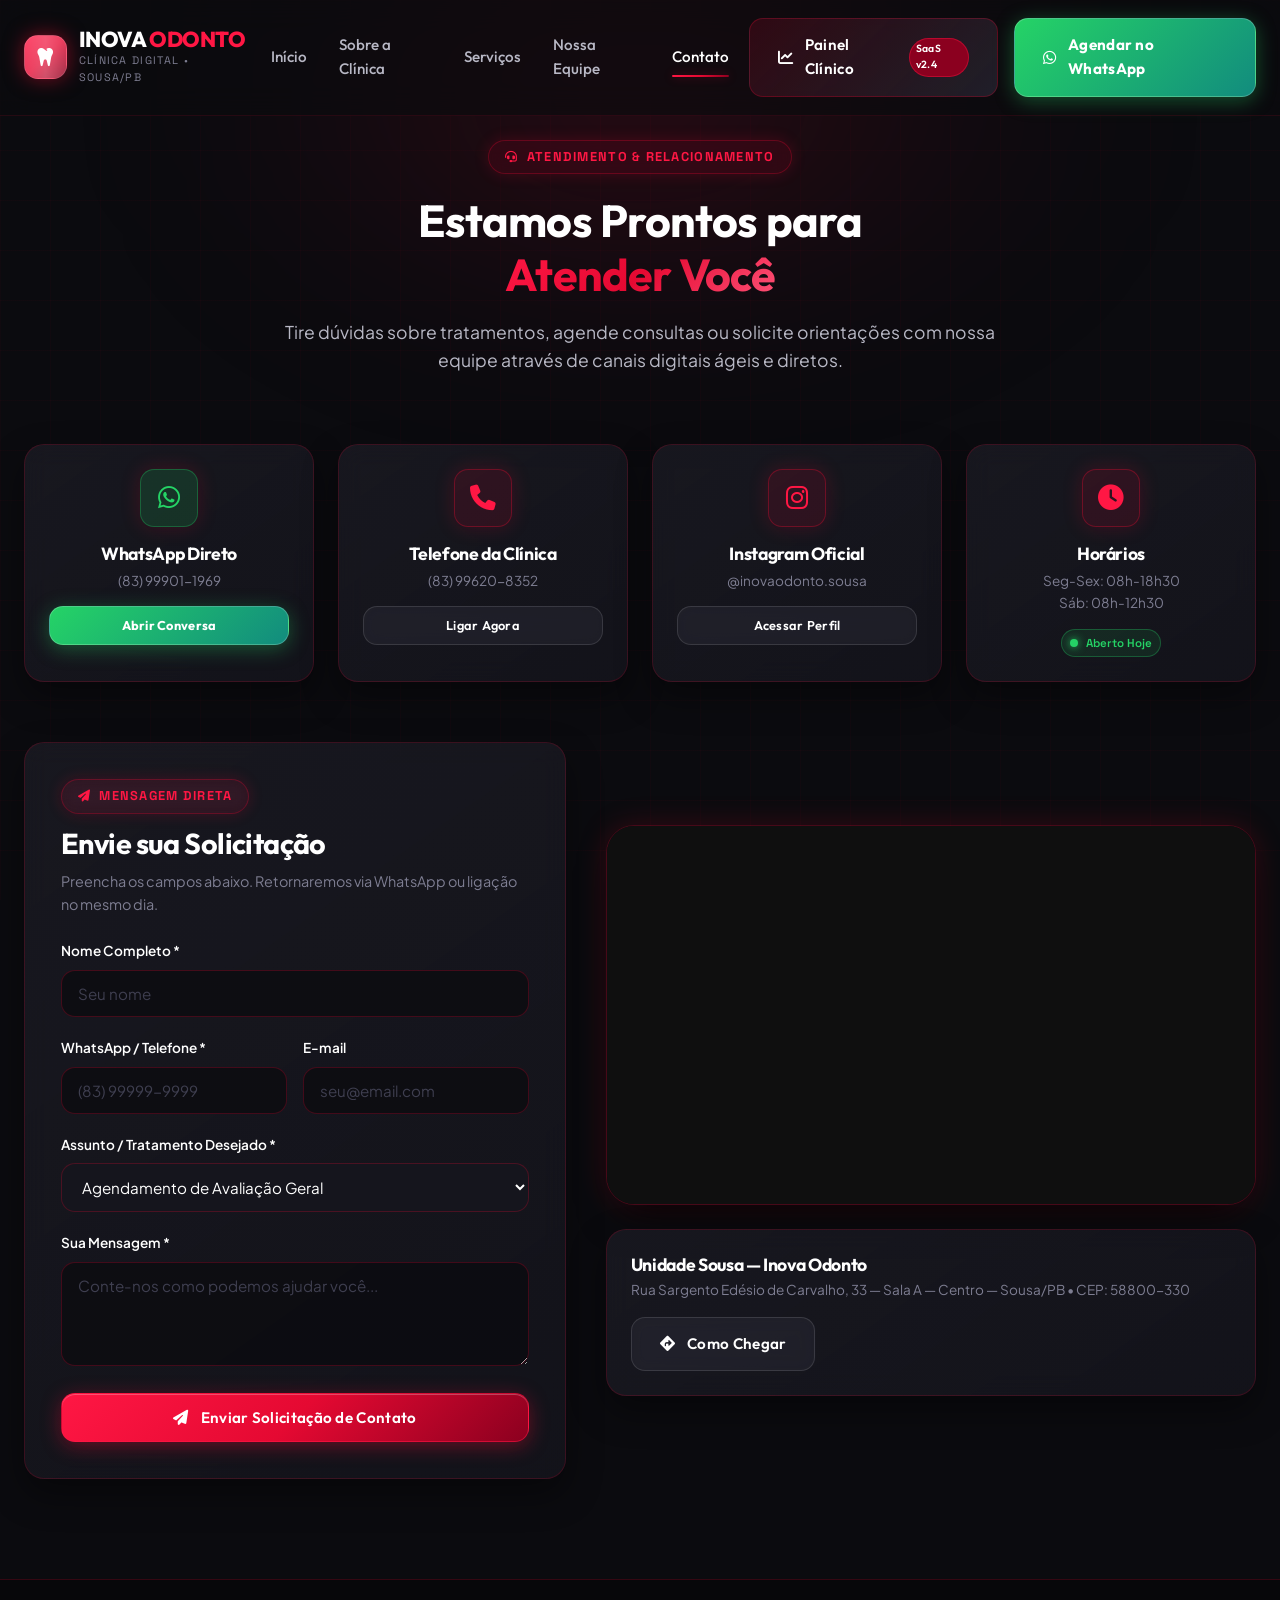
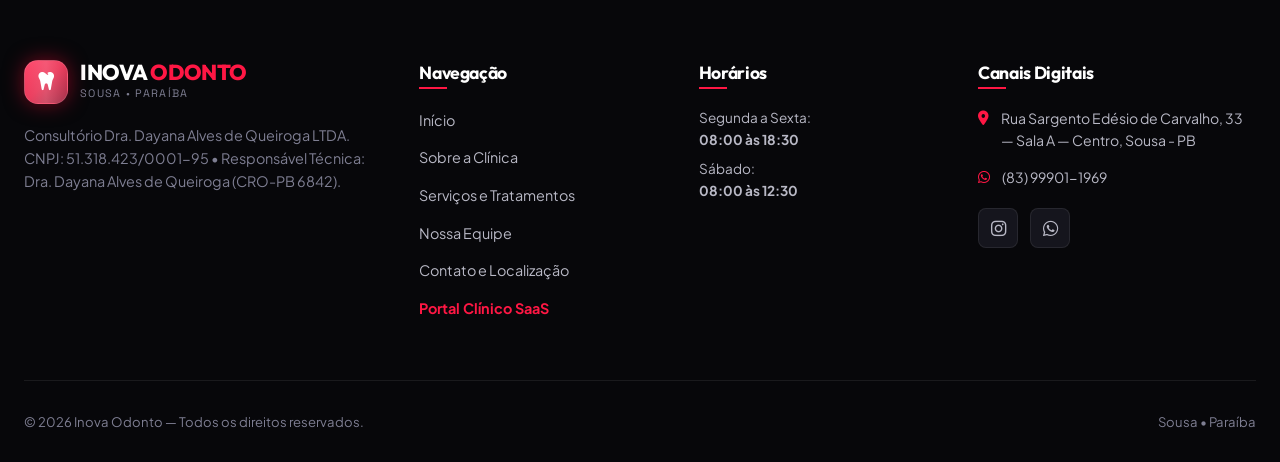
<file: pages/contato.html>
<!DOCTYPE html>
<html lang="pt-BR">
<head>
  <meta charset="UTF-8">
  <meta name="viewport" content="width=device-width, initial-scale=1.0">
  <title>Contato e Localização — Inova Odonto | Centro de Sousa - PB</title>
  <meta name="description" content="Entre em contato com a Inova Odonto em Sousa - PB. Telefones, WhatsApp oficial, formulário de mensagem e mapa de localização no centro de Sousa.">
  
  <link rel="icon" href="data:image/svg+xml,<svg xmlns=%22http://www.w3.org/2000/svg%22 viewBox=%220 0 100 100%22><text y=%22.9em%22 font-size=%2290%22>🦷</text></svg>">
  <link rel="stylesheet" href="https://cdnjs.cloudflare.com/ajax/libs/font-awesome/6.5.1/css/all.min.css">
  <link rel="stylesheet" href="../css/styles.css">
</head>
<body>

  <!-- HEADER GLOBAL -->
  <header class="site-header">
    <div class="container header-container">
      
      <a href="../index.html" class="brand-logo" aria-label="Inova Odonto - Início">
        <div class="brand-icon"><i class="fas fa-tooth"></i></div>
        <div class="brand-text">
          <div class="brand-name">INOVA <span>ODONTO</span></div>
          <div class="brand-tagline">Clínica Digital • Sousa/PB</div>
        </div>
      </a>

      <nav class="nav-menu" id="primary-nav">
        <a href="../index.html" class="nav-link">Início</a>
        <a href="sobre.html" class="nav-link">Sobre a Clínica</a>
        <a href="servicos.html" class="nav-link">Serviços</a>
        <a href="equipe.html" class="nav-link">Nossa Equipe</a>
        <a href="contato.html" class="nav-link active">Contato</a>
      </nav>

      <div class="header-actions">
        <a href="dashboard.html" class="btn btn-portal" title="Acessar Sistema de Gestão Odontológica">
          <i class="fas fa-chart-line"></i>
          <span>Painel Clínico</span>
          <span class="badge-version">SaaS v2.4</span>
        </a>

        <a href="https://wa.me/558399011969?text=Ol%C3%A1%2C%20Inova%20Odonto!%20Gostaria%20de%20informa%C3%A7%C3%B5es%20de%20atendimento." target="_blank" rel="noopener noreferrer" class="btn btn-whatsapp">
          <i class="fab fa-whatsapp"></i>
          <span>Agendar no WhatsApp</span>
        </a>

        <button class="mobile-toggle" aria-label="Alternar menu">
          <i class="fas fa-bars"></i>
        </button>
      </div>

    </div>
  </header>

  <main>
    <!-- BANNER HERO CONTATO -->
    <section class="section" style="padding-top: 140px; padding-bottom: 40px;">
      <div class="container">
        <div class="section-header" style="margin-bottom: 20px;">
          <div class="eyebrow-badge">
            <i class="fas fa-headset"></i>
            ATENDIMENTO & RELACIONAMENTO
          </div>
          <h1 class="section-title">
            Estamos Prontos para <span class="text-gradient-red">Atender Você</span>
          </h1>
          <p class="section-subtitle">
            Tire dúvidas sobre tratamentos, agende consultas ou solicite orientações com nossa equipe através de canais digitais ágeis e diretos.
          </p>
        </div>
      </div>
    </section>

    <!-- CARDS DE CANAIS DE CONTATO RÁPIDO -->
    <section class="section" style="padding-top: 10px; padding-bottom: 40px;">
      <div class="container">
        <div class="metrics-grid" style="grid-template-columns: repeat(4, 1fr);">
          
          <div class="card-3d" style="padding: 24px; text-align: center;">
            <div class="service-icon-box" style="margin: 0 auto 16px; background: rgba(37, 211, 102, 0.15); color: #25D366; border-color: rgba(37, 211, 102, 0.3);">
              <i class="fab fa-whatsapp"></i>
            </div>
            <h4 style="font-size: 1.1rem; color: #FFF; margin-bottom: 6px;">WhatsApp Direto</h4>
            <p style="font-size: 0.85rem; color: var(--color-gray-muted); margin-bottom: 14px;">(83) 99901-1969</p>
            <a href="https://wa.me/558399011969?text=Ol%C3%A1%2C%20Inova%20Odonto!" target="_blank" rel="noopener noreferrer" class="btn btn-whatsapp" style="width: 100%; padding: 8px 12px; font-size: 0.8rem;">
              Abrir Conversa
            </a>
          </div>

          <div class="card-3d" style="padding: 24px; text-align: center;">
            <div class="service-icon-box" style="margin: 0 auto 16px;">
              <i class="fas fa-phone"></i>
            </div>
            <h4 style="font-size: 1.1rem; color: #FFF; margin-bottom: 6px;">Telefone da Clínica</h4>
            <p style="font-size: 0.85rem; color: var(--color-gray-muted); margin-bottom: 14px;">(83) 99620-8352</p>
            <a href="tel:83996208352" class="btn btn-secondary" style="width: 100%; padding: 8px 12px; font-size: 0.8rem;">
              Ligar Agora
            </a>
          </div>

          <div class="card-3d" style="padding: 24px; text-align: center;">
            <div class="service-icon-box" style="margin: 0 auto 16px;">
              <i class="fab fa-instagram"></i>
            </div>
            <h4 style="font-size: 1.1rem; color: #FFF; margin-bottom: 6px;">Instagram Oficial</h4>
            <p style="font-size: 0.85rem; color: var(--color-gray-muted); margin-bottom: 14px;">@inovaodonto.sousa</p>
            <a href="https://www.instagram.com/inovaodonto.sousa/" target="_blank" rel="noopener noreferrer" class="btn btn-secondary" style="width: 100%; padding: 8px 12px; font-size: 0.8rem;">
              Acessar Perfil
            </a>
          </div>

          <div class="card-3d" style="padding: 24px; text-align: center;">
            <div class="service-icon-box" style="margin: 0 auto 16px;">
              <i class="fas fa-clock"></i>
            </div>
            <h4 style="font-size: 1.1rem; color: #FFF; margin-bottom: 6px;">Horários</h4>
            <p style="font-size: 0.85rem; color: var(--color-gray-muted); margin-bottom: 14px;">Seg-Sex: 08h-18h30<br>Sáb: 08h-12h30</p>
            <span class="footer-status-pill" style="font-size: 0.72rem; padding: 4px 8px;">
              <span class="status-dot"></span> Aberto Hoje
            </span>
          </div>

        </div>
      </div>
    </section>

    <!-- FORMULÁRIO DE CONTATO & MAPA DE LOCALIZAÇÃO -->
    <section class="section" style="padding-top: 20px;">
      <div class="container">
        <div class="location-grid">
          
          <!-- Formulário com Validação -->
          <div class="card-3d" style="padding: 36px;">
            <div class="eyebrow-badge" style="margin-bottom: 12px;">
              <i class="fas fa-paper-plane"></i>
              MENSAGEM DIRETA
            </div>
            <h2 style="font-size: 1.8rem; margin-bottom: 10px;">Envie sua Solicitação</h2>
            <p style="color: var(--color-gray-muted); font-size: 0.9rem; margin-bottom: 24px;">
              Preencha os campos abaixo. Retornaremos via WhatsApp ou ligação no mesmo dia.
            </p>

            <form id="contact-page-form">
              <div class="form-group">
                <label class="form-label" for="contact-name">Nome Completo *</label>
                <input type="text" id="contact-name" class="form-control" placeholder="Seu nome" required>
              </div>

              <div style="display: grid; grid-template-columns: 1fr 1fr; gap: 16px;">
                <div class="form-group">
                  <label class="form-label" for="contact-phone">WhatsApp / Telefone *</label>
                  <input type="tel" id="contact-phone" class="form-control" placeholder="(83) 99999-9999" required>
                </div>
                <div class="form-group">
                  <label class="form-label" for="contact-email">E-mail</label>
                  <input type="email" id="contact-email" class="form-control" placeholder="seu@email.com">
                </div>
              </div>

              <div class="form-group">
                <label class="form-label" for="contact-subject">Assunto / Tratamento Desejado *</label>
                <select id="contact-subject" class="form-control" style="background:#15151D;" required>
                  <option value="Agendamento de Avaliação">Agendamento de Avaliação Geral</option>
                  <option value="Dúvidas sobre Harmonização">Harmonização Orofacial</option>
                  <option value="Informações sobre Lentes de Contato">Lentes de Contato Dental</option>
                  <option value="Consulta sobre Alinhadores">Ortodontia / Alinhadores Invisíveis</option>
                  <option value="Implantes e Reabilitação">Implantes Dentários</option>
                  <option value="Urgência Odontológica / Dor">Urgência Odontológica / Dor</option>
                  <option value="Outro Assunto">Outro Assunto</option>
                </select>
              </div>

              <div class="form-group">
                <label class="form-label" for="contact-message">Sua Mensagem *</label>
                <textarea id="contact-message" class="form-control" rows="4" placeholder="Conte-nos como podemos ajudar você..." required></textarea>
              </div>

              <button type="submit" class="btn btn-primary" style="width: 100%; padding: 14px;">
                <i class="fas fa-paper-plane"></i>
                <span>Enviar Solicitação de Contato</span>
              </button>
            </form>
          </div>

          <!-- Mapa & Endereço Completo -->
          <div style="display: flex; flex-direction: column; gap: 24px;">
            <div class="map-wrapper" style="height: 380px;">
              <iframe 
                src="https://maps.google.com/maps?q=Rua%20Sargento%20Ed%C3%A9sio%20de%20Carvalho,%2033,%20Sousa%20PB&t=&z=16&ie=UTF8&iwloc=&output=embed" 
                title="Localização Inova Odonto Sousa PB" 
                loading="lazy">
              </iframe>
            </div>

            <div class="card-3d" style="padding: 24px; display: flex; align-items: center; justify-content: space-between; flex-wrap: wrap; gap: 16px;">
              <div>
                <h4 style="font-size: 1.1rem; color: #FFF; margin-bottom: 4px;">Unidade Sousa — Inova Odonto</h4>
                <p style="font-size: 0.85rem; color: var(--color-gray-muted);">
                  Rua Sargento Edésio de Carvalho, 33 — Sala A — Centro — Sousa/PB • CEP: 58800-330
                </p>
              </div>
              <a href="https://www.google.com/maps/search/?api=1&query=Inova+Odonto+Sousa+PB" target="_blank" rel="noopener noreferrer" class="btn btn-secondary">
                <i class="fas fa-directions"></i>
                <span>Como Chegar</span>
              </a>
            </div>
          </div>

        </div>
      </div>
    </section>
  </main>

  <!-- FOOTER GLOBAL -->
  <footer class="site-footer">
    <div class="container">
      <div class="footer-grid">
        <div>
          <a href="../index.html" class="brand-logo" style="margin-bottom: 16px;">
            <div class="brand-icon"><i class="fas fa-tooth"></i></div>
            <div class="brand-text">
              <div class="brand-name">INOVA <span>ODONTO</span></div>
              <div class="brand-tagline">Sousa • Paraíba</div>
            </div>
          </a>
          <p class="footer-col-desc">
            Consultório Dra. Dayana Alves de Queiroga LTDA.<br>
            CNPJ: 51.318.423/0001-95 • Responsável Técnica: Dra. Dayana Alves de Queiroga (CRO-PB 6842).
          </p>
        </div>

        <div>
          <h4 class="footer-heading">Navegação</h4>
          <ul class="footer-links">
            <li><a href="../index.html">Início</a></li>
            <li><a href="sobre.html">Sobre a Clínica</a></li>
            <li><a href="servicos.html">Serviços e Tratamentos</a></li>
            <li><a href="equipe.html">Nossa Equipe</a></li>
            <li><a href="contato.html">Contato e Localização</a></li>
            <li><a href="dashboard.html" style="color:var(--color-primary-intense); font-weight:700;">Portal Clínico SaaS</a></li>
          </ul>
        </div>

        <div>
          <h4 class="footer-heading">Horários</h4>
          <p style="font-size: 0.85rem; color: var(--color-gray-light); line-height: 1.6; margin-bottom: 8px;">
            Segunda a Sexta:<br><strong>08:00 às 18:30</strong>
          </p>
          <p style="font-size: 0.85rem; color: var(--color-gray-light); line-height: 1.6;">
            Sábado:<br><strong>08:00 às 12:30</strong>
          </p>
        </div>

        <div>
          <h4 class="footer-heading">Canais Digitais</h4>
          <div class="footer-contact-item">
            <i class="fas fa-map-marker-alt"></i>
            <span>Rua Sargento Edésio de Carvalho, 33 — Sala A — Centro, Sousa - PB</span>
          </div>
          <div class="footer-contact-item">
            <i class="fab fa-whatsapp"></i>
            <span>(83) 99901-1969</span>
          </div>
          <div class="social-links">
            <a href="https://www.instagram.com/inovaodonto.sousa/" target="_blank" rel="noopener noreferrer" class="social-link"><i class="fab fa-instagram"></i></a>
            <a href="https://wa.me/c/558399011969" target="_blank" rel="noopener noreferrer" class="social-link"><i class="fab fa-whatsapp"></i></a>
          </div>
        </div>
      </div>

      <div class="footer-bottom">
        <div>© 2026 Inova Odonto — Todos os direitos reservados.</div>
        <div>Sousa • Paraíba</div>
      </div>
    </div>
  </footer>

  <script src="../js/main.js"></script>
  <script>
    // Validação e envio do formulário de contato com Toast
    const contactForm = document.getElementById('contact-page-form');
    if (contactForm) {
      contactForm.addEventListener('submit', (e) => {
        e.preventDefault();
        const name = document.getElementById('contact-name').value;
        const phone = document.getElementById('contact-phone').value;
        const subject = document.getElementById('contact-subject').value;
        const message = document.getElementById('contact-message').value;

        const text = `*Contato via Site Inova Odonto*\n\n*Nome:* ${name}\n*Telefone:* ${phone}\n*Assunto:* ${subject}\n*Mensagem:* ${message}`;
        const waUrl = `https://wa.me/558399011969?text=${encodeURIComponent(text)}`;

        if (window.showToast) {
          window.showToast('Mensagem enviada com sucesso! Redirecionando para o WhatsApp da Inova Odonto...', 'success');
        }

        setTimeout(() => {
          window.open(waUrl, '_blank');
          contactForm.reset();
        }, 1200);
      });
    }
  </script>
</body>
</html>
</file>
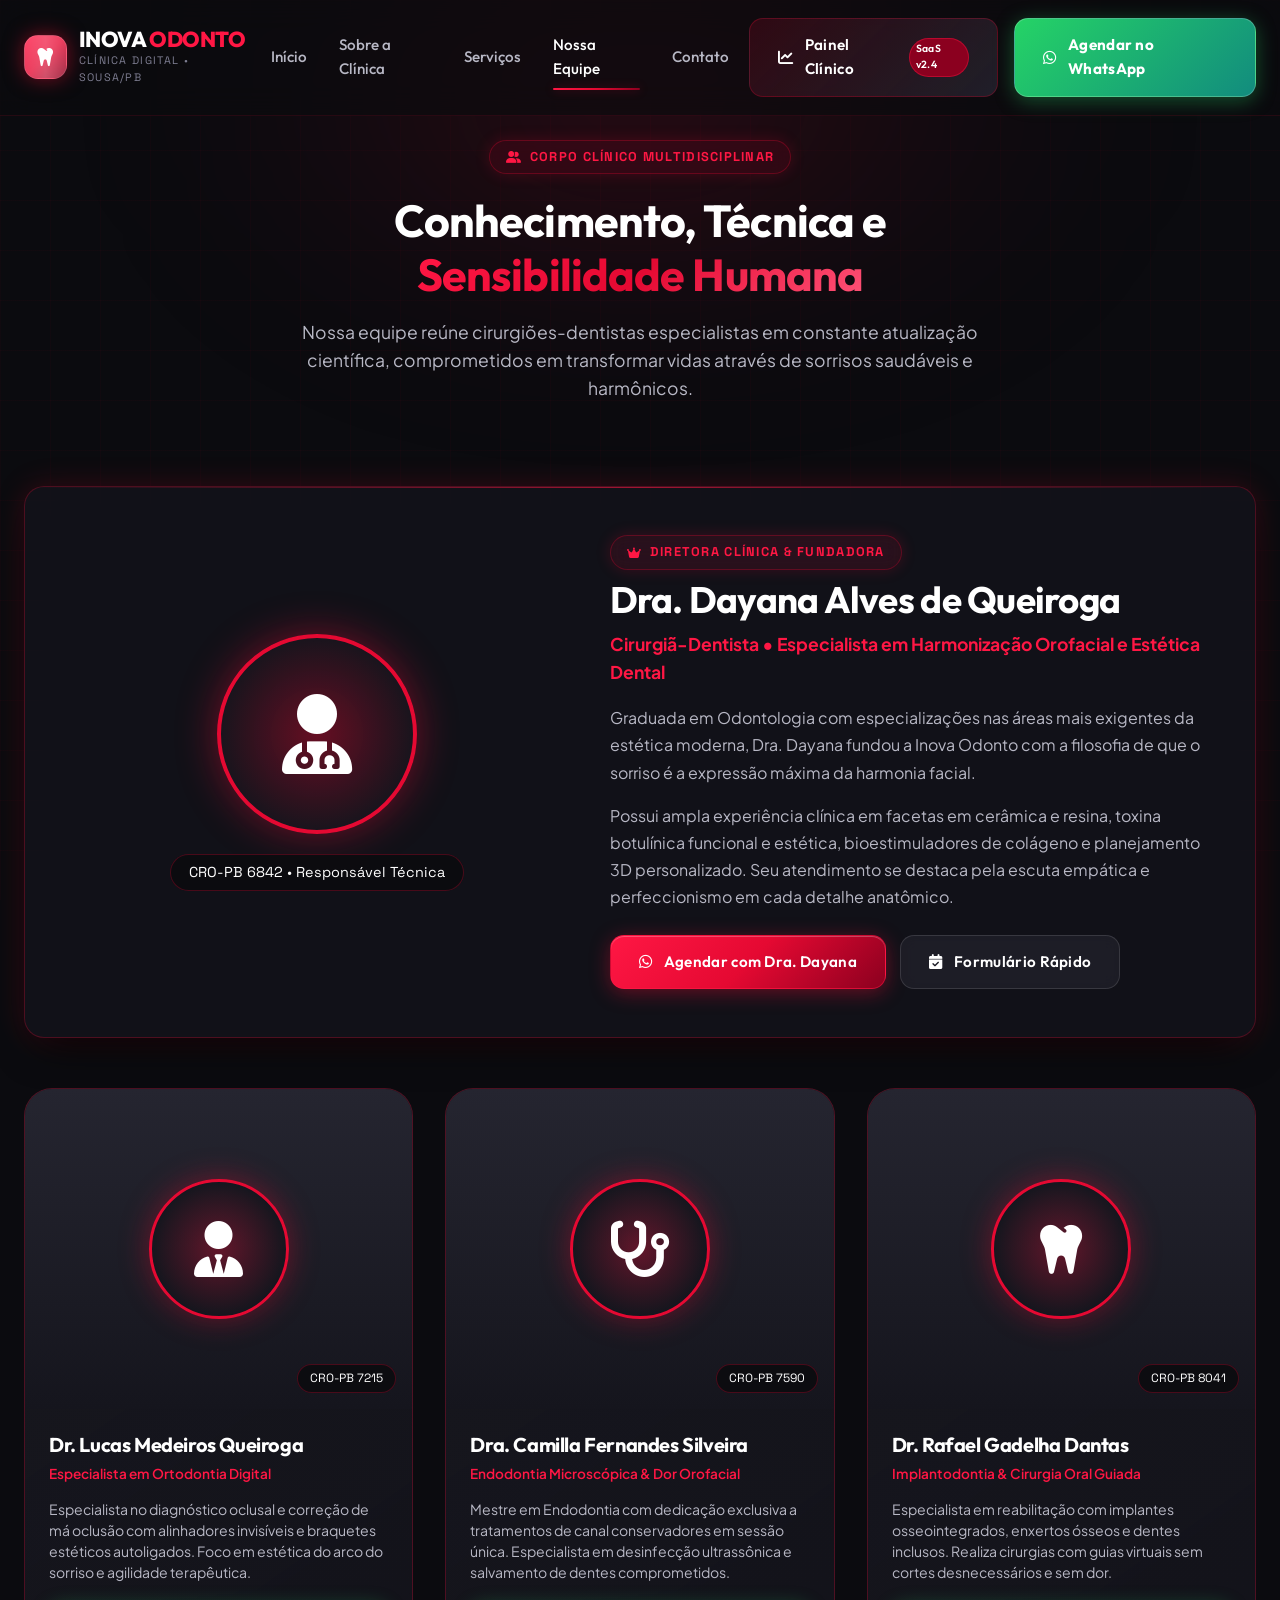
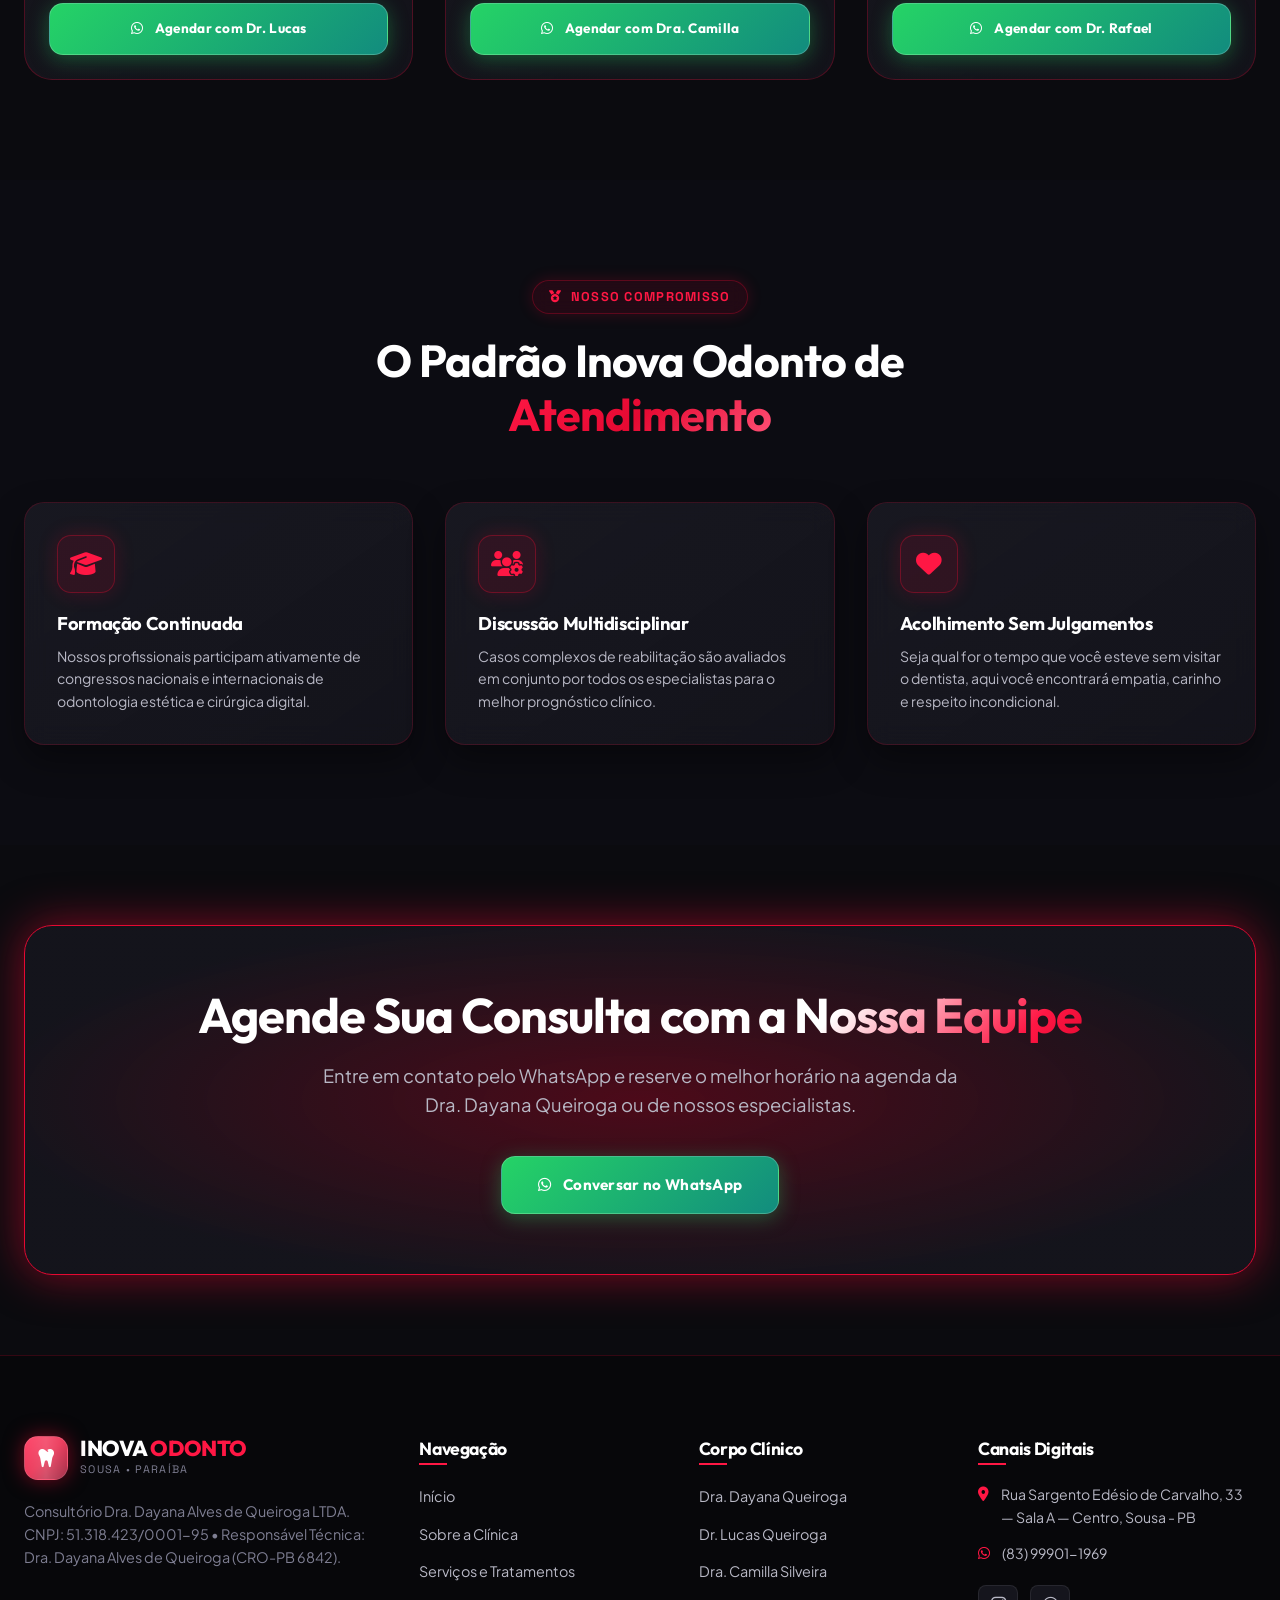
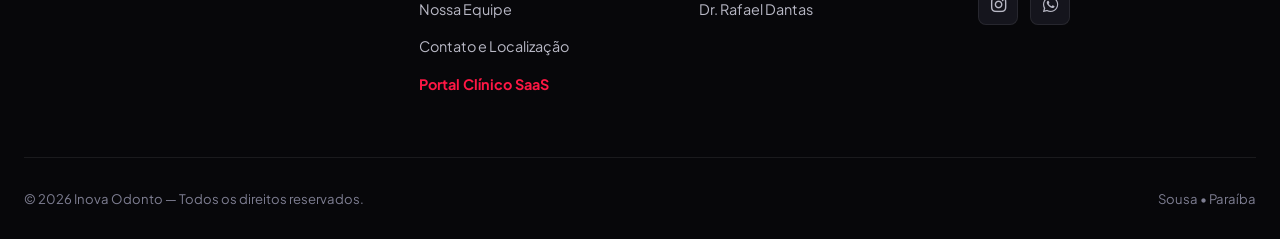
<file: pages/equipe.html>
<!DOCTYPE html>
<html lang="pt-BR">
<head>
  <meta charset="UTF-8">
  <meta name="viewport" content="width=device-width, initial-scale=1.0">
  <title>Corpo Clínico — Inova Odonto | Dra. Dayana Queiroga e Especialistas em Sousa - PB</title>
  <meta name="description" content="Conheça os profissionais da Inova Odonto em Sousa - PB: Dra. Dayana Alves de Queiroga (CRO-PB 6842) e equipe especializada em Harmonização, Ortodontia, Implantes e Endodontia.">
  
  <link rel="icon" href="data:image/svg+xml,<svg xmlns=%22http://www.w3.org/2000/svg%22 viewBox=%220 0 100 100%22><text y=%22.9em%22 font-size=%2290%22>🦷</text></svg>">
  <link rel="stylesheet" href="https://cdnjs.cloudflare.com/ajax/libs/font-awesome/6.5.1/css/all.min.css">
  <link rel="stylesheet" href="../css/styles.css">
</head>
<body>

  <!-- HEADER GLOBAL -->
  <header class="site-header">
    <div class="container header-container">
      
      <a href="../index.html" class="brand-logo" aria-label="Inova Odonto - Início">
        <div class="brand-icon"><i class="fas fa-tooth"></i></div>
        <div class="brand-text">
          <div class="brand-name">INOVA <span>ODONTO</span></div>
          <div class="brand-tagline">Clínica Digital • Sousa/PB</div>
        </div>
      </a>

      <nav class="nav-menu" id="primary-nav">
        <a href="../index.html" class="nav-link">Início</a>
        <a href="sobre.html" class="nav-link">Sobre a Clínica</a>
        <a href="servicos.html" class="nav-link">Serviços</a>
        <a href="equipe.html" class="nav-link active">Nossa Equipe</a>
        <a href="contato.html" class="nav-link">Contato</a>
      </nav>

      <div class="header-actions">
        <a href="dashboard.html" class="btn btn-portal" title="Acessar Sistema de Gestão Odontológica">
          <i class="fas fa-chart-line"></i>
          <span>Painel Clínico</span>
          <span class="badge-version">SaaS v2.4</span>
        </a>

        <a href="https://wa.me/558399011969?text=Ol%C3%A1%2C%20Inova%20Odonto!%20Gostaria%20de%20agendar%20com%20um%20especialista." target="_blank" rel="noopener noreferrer" class="btn btn-whatsapp">
          <i class="fab fa-whatsapp"></i>
          <span>Agendar no WhatsApp</span>
        </a>

        <button class="mobile-toggle" aria-label="Alternar menu">
          <i class="fas fa-bars"></i>
        </button>
      </div>

    </div>
  </header>

  <main>
    <!-- BANNER HERO EQUIPE -->
    <section class="section" style="padding-top: 140px; padding-bottom: 50px;">
      <div class="container">
        <div class="section-header" style="margin-bottom: 24px;">
          <div class="eyebrow-badge">
            <i class="fas fa-user-friends"></i>
            CORPO CLÍNICO MULTIDISCIPLINAR
          </div>
          <h1 class="section-title">
            Conhecimento, Técnica e <span class="text-gradient-red">Sensibilidade Humana</span>
          </h1>
          <p class="section-subtitle">
            Nossa equipe reúne cirurgiões-dentistas especialistas em constante atualização científica, comprometidos em transformar vidas através de sorrisos saudáveis e harmônicos.
          </p>
        </div>
      </div>
    </section>

    <!-- APRESENTAÇÃO COMPLETA DOS PROFISSIONAIS -->
    <section class="section" style="padding-top: 10px;">
      <div class="container">
        
        <!-- Perfil 1: Dra. Dayana Alves de Queiroga (Destaque Principal) -->
        <div class="glass-panel" style="padding: 48px 40px; margin-bottom: 50px;">
          <div class="location-grid">
            
            <div style="display: flex; flex-direction: column; align-items: center; text-align: center;">
              <div style="width: 200px; height: 200px; border-radius: 50%; background: radial-gradient(circle, rgba(229, 9, 50, 0.4) 0%, rgba(21, 21, 29, 0.95) 75%); border: 4px solid var(--color-primary); display: flex; align-items: center; justify-content: center; font-size: 5rem; color: #FFF; box-shadow: 0 0 40px rgba(229, 9, 50, 0.45); margin-bottom: 20px;">
                <i class="fas fa-user-doctor"></i>
              </div>
              <div class="team-cro-badge" style="position: static; font-size: 0.9rem; padding: 6px 18px;">
                CRO-PB 6842 • Responsável Técnica
              </div>
            </div>

            <div>
              <div class="eyebrow-badge" style="margin-bottom: 8px;">
                <i class="fas fa-crown"></i>
                DIRETORA CLÍNICA & FUNDADORA
              </div>
              <h2 style="font-size: 2.3rem; margin-bottom: 8px; color: #FFF;">
                Dra. Dayana Alves de Queiroga
              </h2>
              <div style="font-size: 1.1rem; color: var(--color-primary-intense); font-weight: 700; margin-bottom: 18px;">
                Cirurgiã-Dentista • Especialista em Harmonização Orofacial e Estética Dental
              </div>
              <p style="color: var(--color-gray-light); line-height: 1.7; margin-bottom: 16px;">
                Graduada em Odontologia com especializações nas áreas mais exigentes da estética moderna, Dra. Dayana fundou a Inova Odonto com a filosofia de que o sorriso é a expressão máxima da harmonia facial.
              </p>
              <p style="color: var(--color-gray-light); line-height: 1.7; margin-bottom: 24px;">
                Possui ampla experiência clínica em facetas em cerâmica e resina, toxina botulínica funcional e estética, bioestimuladores de colágeno e planejamento 3D personalizado. Seu atendimento se destaca pela escuta empática e perfeccionismo em cada detalhe anatômico.
              </p>

              <div style="display: flex; gap: 14px; flex-wrap: wrap;">
                <a href="https://wa.me/558399011969?text=Ol%C3%A1!%20Gostaria%20de%20agendar%20uma%20avalia%C3%A7%C3%A3o%20com%20a%20Dra.%20Dayana%20Queiroga." target="_blank" rel="noopener noreferrer" class="btn btn-primary">
                  <i class="fab fa-whatsapp"></i>
                  <span>Agendar com Dra. Dayana</span>
                </a>
                <button class="btn btn-secondary" data-open-modal="appointment" data-procedure="Harmonização / Dra. Dayana">
                  <i class="fas fa-calendar-check"></i>
                  <span>Formulário Rápido</span>
                </button>
              </div>
            </div>

          </div>
        </div>

        <!-- Grid dos Especialistas -->
        <div class="team-grid" style="grid-template-columns: repeat(3, 1fr);">
          
          <!-- Dr. Lucas Medeiros Queiroga -->
          <div class="team-card-3d">
            <div class="team-img-wrapper">
              <div class="team-avatar-placeholder">
                <i class="fas fa-user-tie"></i>
              </div>
              <div class="team-cro-badge">CRO-PB 7215</div>
            </div>
            <div class="team-info">
              <h3 class="team-name">Dr. Lucas Medeiros Queiroga</h3>
              <div class="team-role">Especialista em Ortodontia Digital</div>
              <p class="team-bio">
                Especialista no diagnóstico oclusal e correção de má oclusão com alinhadores invisíveis e braquetes estéticos autoligados. Foco em estética do arco do sorriso e agilidade terapêutica.
              </p>
              <a href="https://wa.me/558399011969?text=Ol%C3%A1!%20Desejo%20agendar%20com%20o%20Dr.%20Lucas%20Queiroga%20(Ortodontia)." target="_blank" rel="noopener noreferrer" class="btn btn-whatsapp" style="width: 100%; font-size: 0.85rem;">
                <i class="fab fa-whatsapp"></i>
                <span>Agendar com Dr. Lucas</span>
              </a>
            </div>
          </div>

          <!-- Dra. Camilla Fernandes Silveira -->
          <div class="team-card-3d">
            <div class="team-img-wrapper">
              <div class="team-avatar-placeholder">
                <i class="fas fa-stethoscope"></i>
              </div>
              <div class="team-cro-badge">CRO-PB 7590</div>
            </div>
            <div class="team-info">
              <h3 class="team-name">Dra. Camilla Fernandes Silveira</h3>
              <div class="team-role">Endodontia Microscópica & Dor Orofacial</div>
              <p class="team-bio">
                Mestre em Endodontia com dedicação exclusiva a tratamentos de canal conservadores em sessão única. Especialista em desinfecção ultrassônica e salvamento de dentes comprometidos.
              </p>
              <a href="https://wa.me/558399011969?text=Ol%C3%A1!%20Desejo%20agendar%20com%20a%20Dra.%20Camilla%20(Endodontia)." target="_blank" rel="noopener noreferrer" class="btn btn-whatsapp" style="width: 100%; font-size: 0.85rem;">
                <i class="fab fa-whatsapp"></i>
                <span>Agendar com Dra. Camilla</span>
              </a>
            </div>
          </div>

          <!-- Dr. Rafael Gadelha Dantas -->
          <div class="team-card-3d">
            <div class="team-img-wrapper">
              <div class="team-avatar-placeholder">
                <i class="fas fa-tooth"></i>
              </div>
              <div class="team-cro-badge">CRO-PB 8041</div>
            </div>
            <div class="team-info">
              <h3 class="team-name">Dr. Rafael Gadelha Dantas</h3>
              <div class="team-role">Implantodontia & Cirurgia Oral Guiada</div>
              <p class="team-bio">
                Especialista em reabilitação com implantes osseointegrados, enxertos ósseos e dentes inclusos. Realiza cirurgias com guias virtuais sem cortes desnecessários e sem dor.
              </p>
              <a href="https://wa.me/558399011969?text=Ol%C3%A1!%20Desejo%20agendar%20com%20o%20Dr.%20Rafael%20(Implantes)." target="_blank" rel="noopener noreferrer" class="btn btn-whatsapp" style="width: 100%; font-size: 0.85rem;">
                <i class="fab fa-whatsapp"></i>
                <span>Agendar com Dr. Rafael</span>
              </a>
            </div>
          </div>

        </div>

      </div>
    </section>

    <!-- PILARES DE EXCELÊNCIA DA EQUIPE -->
    <section class="section" style="background: rgba(15, 15, 22, 0.5);">
      <div class="container">
        <div class="section-header">
          <div class="eyebrow-badge">
            <i class="fas fa-medal"></i>
            NOSSO COMPROMISSO
          </div>
          <h2 class="section-title">
            O Padrão Inova Odonto de <span class="text-gradient-red">Atendimento</span>
          </h2>
        </div>

        <div class="services-grid" style="grid-template-columns: repeat(3, 1fr);">
          <div class="card-3d">
            <div class="service-icon-box" style="margin-bottom: 20px;"><i class="fas fa-graduation-cap"></i></div>
            <h4 style="font-size: 1.15rem; color: #FFF; margin-bottom: 10px;">Formação Continuada</h4>
            <p style="font-size: 0.88rem; color: var(--color-gray-light); line-height: 1.6;">
              Nossos profissionais participam ativamente de congressos nacionais e internacionais de odontologia estética e cirúrgica digital.
            </p>
          </div>

          <div class="card-3d">
            <div class="service-icon-box" style="margin-bottom: 20px;"><i class="fas fa-users-cog"></i></div>
            <h4 style="font-size: 1.15rem; color: #FFF; margin-bottom: 10px;">Discussão Multidisciplinar</h4>
            <p style="font-size: 0.88rem; color: var(--color-gray-light); line-height: 1.6;">
              Casos complexos de reabilitação são avaliados em conjunto por todos os especialistas para o melhor prognóstico clínico.
            </p>
          </div>

          <div class="card-3d">
            <div class="service-icon-box" style="margin-bottom: 20px;"><i class="fas fa-heart"></i></div>
            <h4 style="font-size: 1.15rem; color: #FFF; margin-bottom: 10px;">Acolhimento Sem Julgamentos</h4>
            <p style="font-size: 0.88rem; color: var(--color-gray-light); line-height: 1.6;">
              Seja qual for o tempo que você esteve sem visitar o dentista, aqui você encontrará empatia, carinho e respeito incondicional.
            </p>
          </div>
        </div>
      </div>
    </section>

    <!-- CTA BANNER -->
    <section class="cta-banner-section">
      <div class="container">
        <div class="cta-banner-card">
          <h2 class="cta-banner-title">
            Agende Sua Consulta com a <span class="text-gradient">Nossa Equipe</span>
          </h2>
          <p class="cta-banner-desc">
            Entre em contato pelo WhatsApp e reserve o melhor horário na agenda da Dra. Dayana Queiroga ou de nossos especialistas.
          </p>
          <a href="https://wa.me/558399011969?text=Ol%C3%A1!%20Gostaria%20de%20agendar%20uma%20consulta%20com%20a%20equipe%20da%20Inova%20Odonto." target="_blank" rel="noopener noreferrer" class="btn btn-whatsapp" style="padding: 16px 36px;">
            <i class="fab fa-whatsapp"></i>
            <span>Conversar no WhatsApp</span>
          </a>
        </div>
      </div>
    </section>
  </main>

  <!-- FOOTER GLOBAL -->
  <footer class="site-footer">
    <div class="container">
      <div class="footer-grid">
        <div>
          <a href="../index.html" class="brand-logo" style="margin-bottom: 16px;">
            <div class="brand-icon"><i class="fas fa-tooth"></i></div>
            <div class="brand-text">
              <div class="brand-name">INOVA <span>ODONTO</span></div>
              <div class="brand-tagline">Sousa • Paraíba</div>
            </div>
          </a>
          <p class="footer-col-desc">
            Consultório Dra. Dayana Alves de Queiroga LTDA.<br>
            CNPJ: 51.318.423/0001-95 • Responsável Técnica: Dra. Dayana Alves de Queiroga (CRO-PB 6842).
          </p>
        </div>

        <div>
          <h4 class="footer-heading">Navegação</h4>
          <ul class="footer-links">
            <li><a href="../index.html">Início</a></li>
            <li><a href="sobre.html">Sobre a Clínica</a></li>
            <li><a href="servicos.html">Serviços e Tratamentos</a></li>
            <li><a href="equipe.html">Nossa Equipe</a></li>
            <li><a href="contato.html">Contato e Localização</a></li>
            <li><a href="dashboard.html" style="color:var(--color-primary-intense); font-weight:700;">Portal Clínico SaaS</a></li>
          </ul>
        </div>

        <div>
          <h4 class="footer-heading">Corpo Clínico</h4>
          <ul class="footer-links">
            <li><a href="equipe.html">Dra. Dayana Queiroga</a></li>
            <li><a href="equipe.html">Dr. Lucas Queiroga</a></li>
            <li><a href="equipe.html">Dra. Camilla Silveira</a></li>
            <li><a href="equipe.html">Dr. Rafael Dantas</a></li>
          </ul>
        </div>

        <div>
          <h4 class="footer-heading">Canais Digitais</h4>
          <div class="footer-contact-item">
            <i class="fas fa-map-marker-alt"></i>
            <span>Rua Sargento Edésio de Carvalho, 33 — Sala A — Centro, Sousa - PB</span>
          </div>
          <div class="footer-contact-item">
            <i class="fab fa-whatsapp"></i>
            <span>(83) 99901-1969</span>
          </div>
          <div class="social-links">
            <a href="https://www.instagram.com/inovaodonto.sousa/" target="_blank" rel="noopener noreferrer" class="social-link"><i class="fab fa-instagram"></i></a>
            <a href="https://wa.me/c/558399011969" target="_blank" rel="noopener noreferrer" class="social-link"><i class="fab fa-whatsapp"></i></a>
          </div>
        </div>
      </div>

      <div class="footer-bottom">
        <div>© 2026 Inova Odonto — Todos os direitos reservados.</div>
        <div>Sousa • Paraíba</div>
      </div>
    </div>
  </footer>

  <script src="../js/main.js"></script>
</body>
</html>
</file>
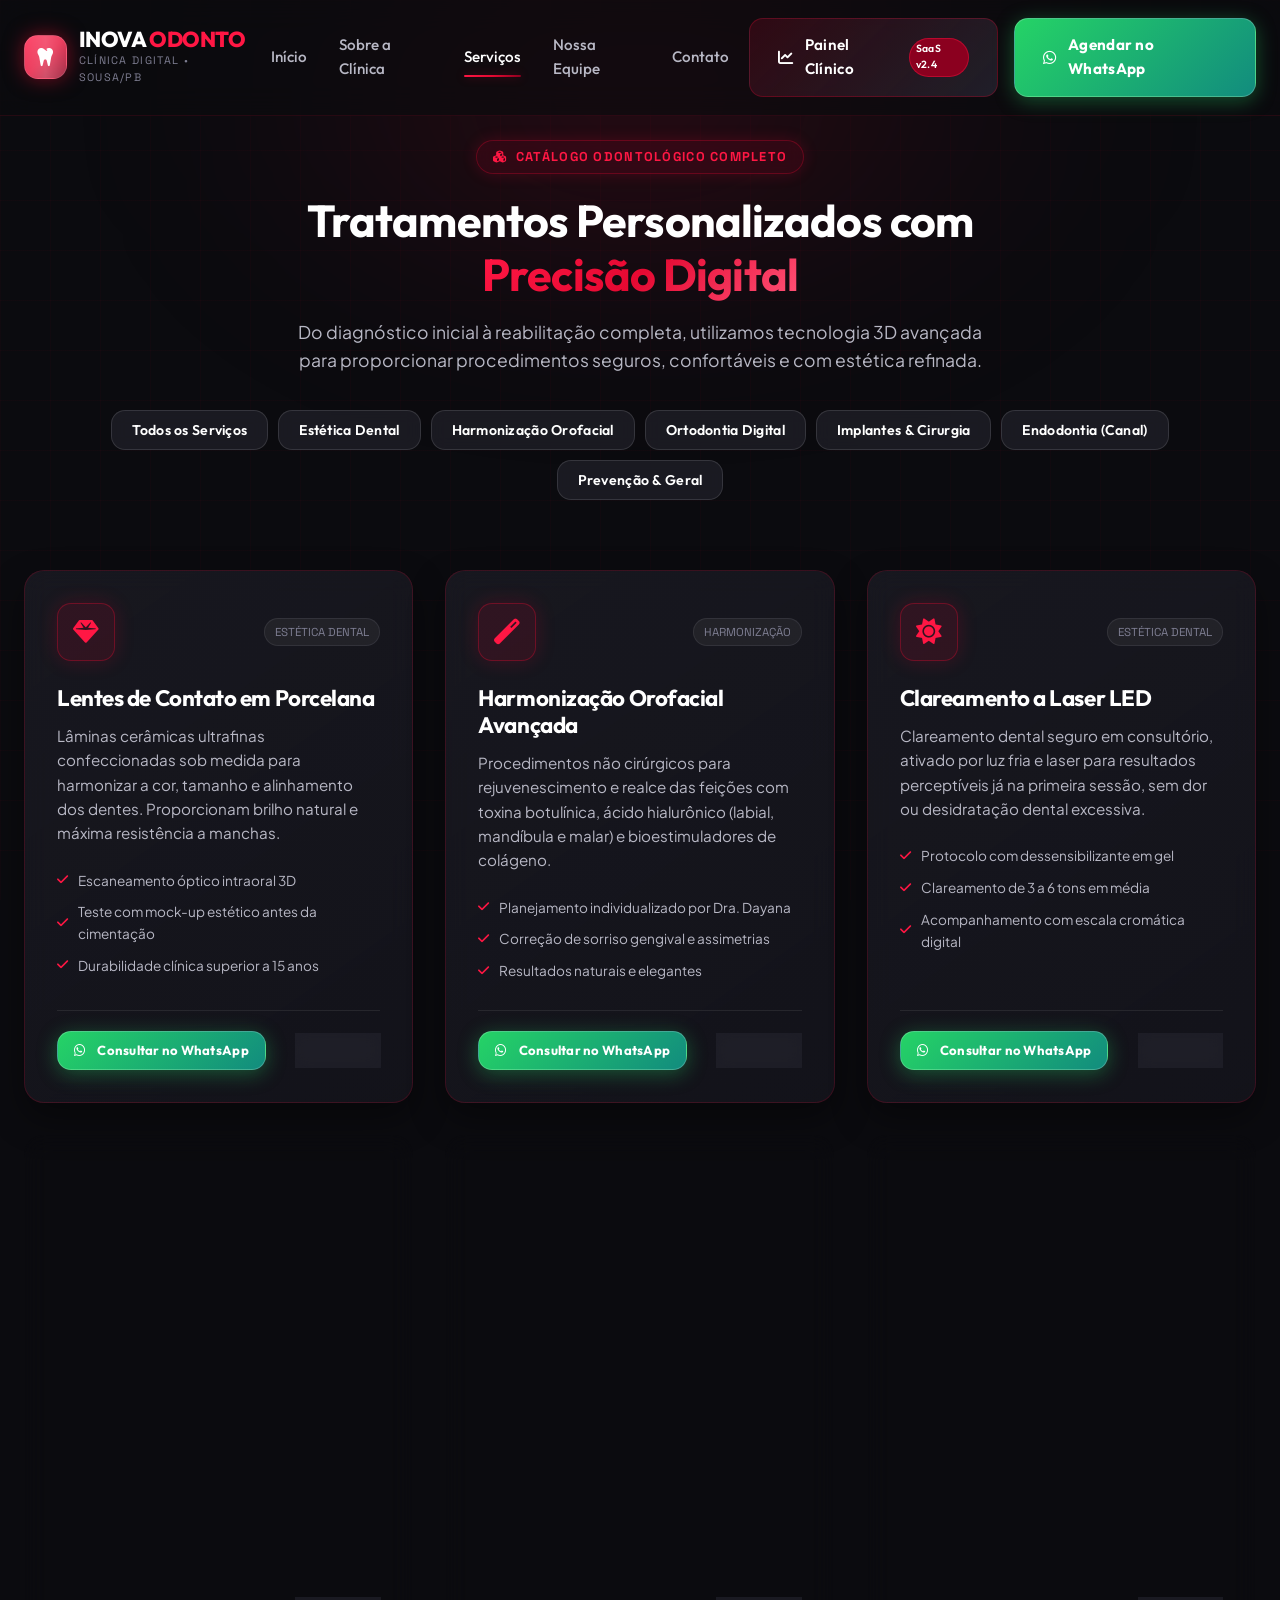
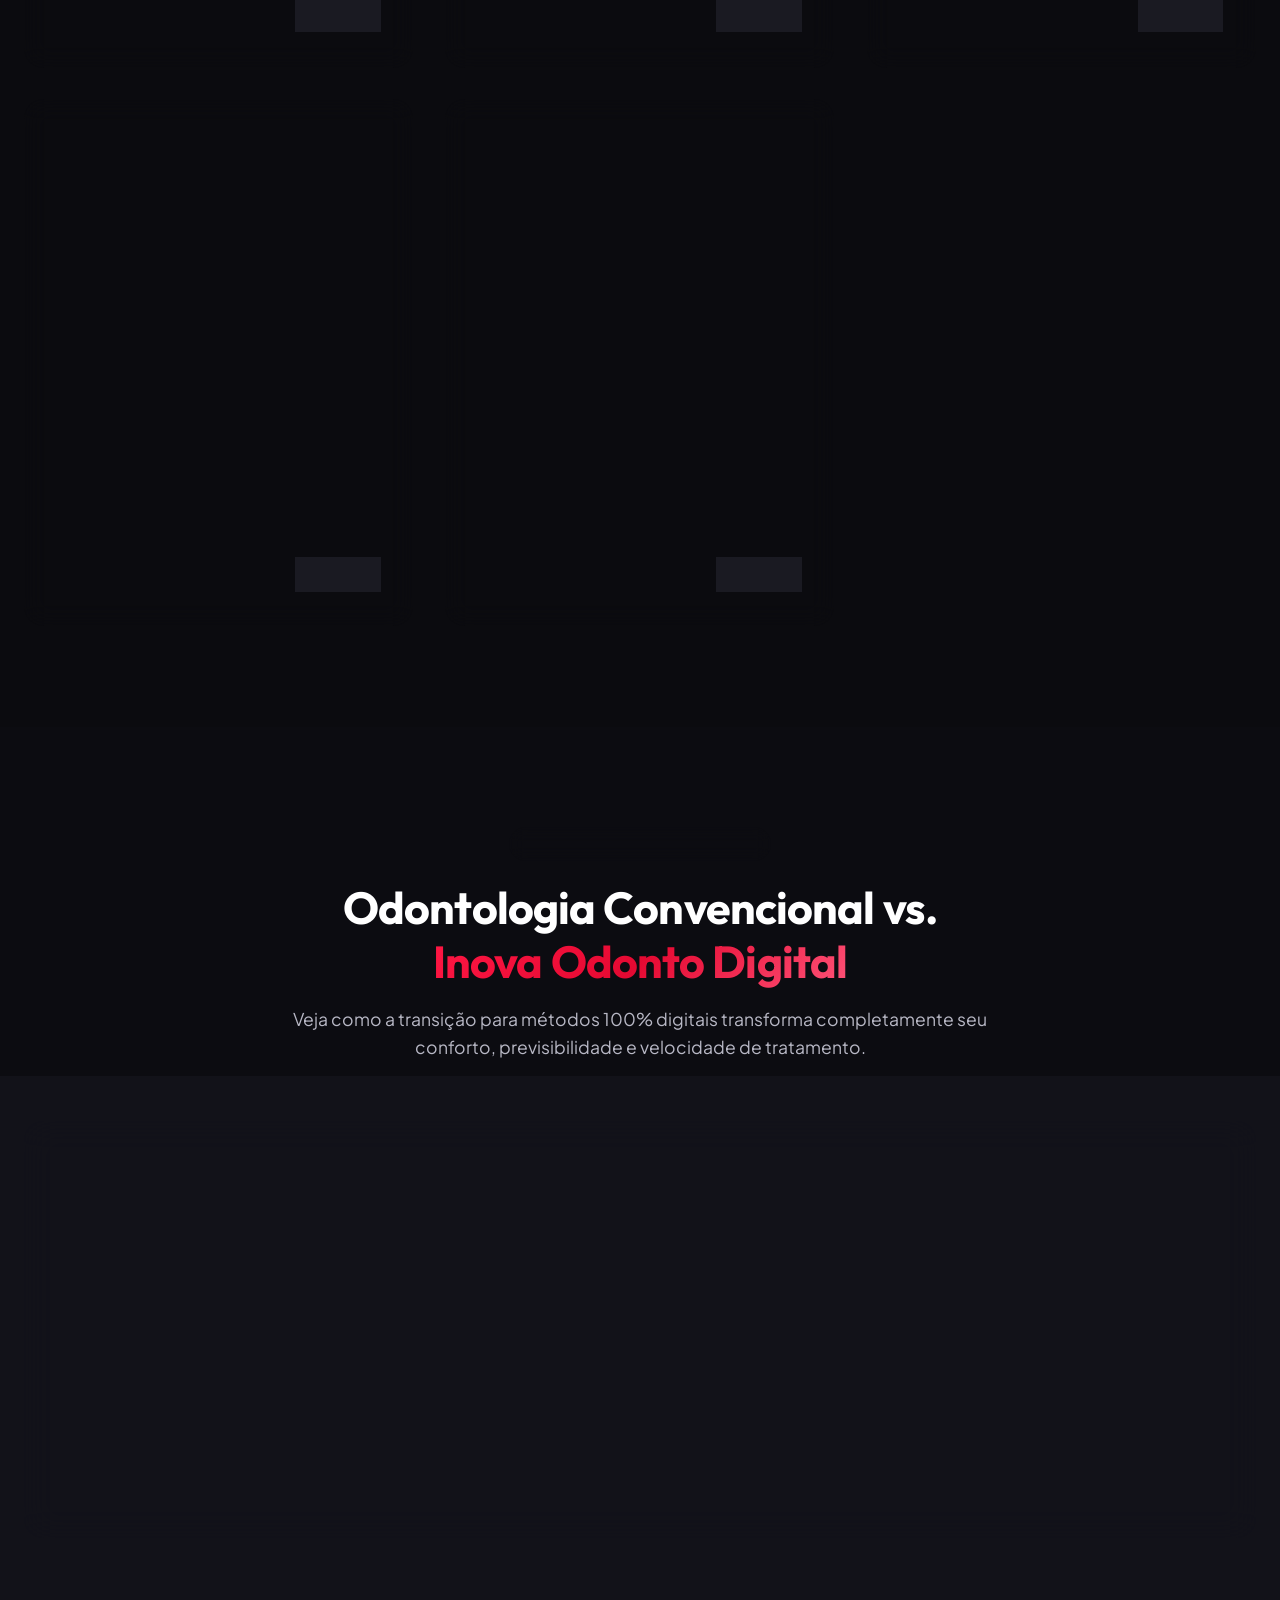
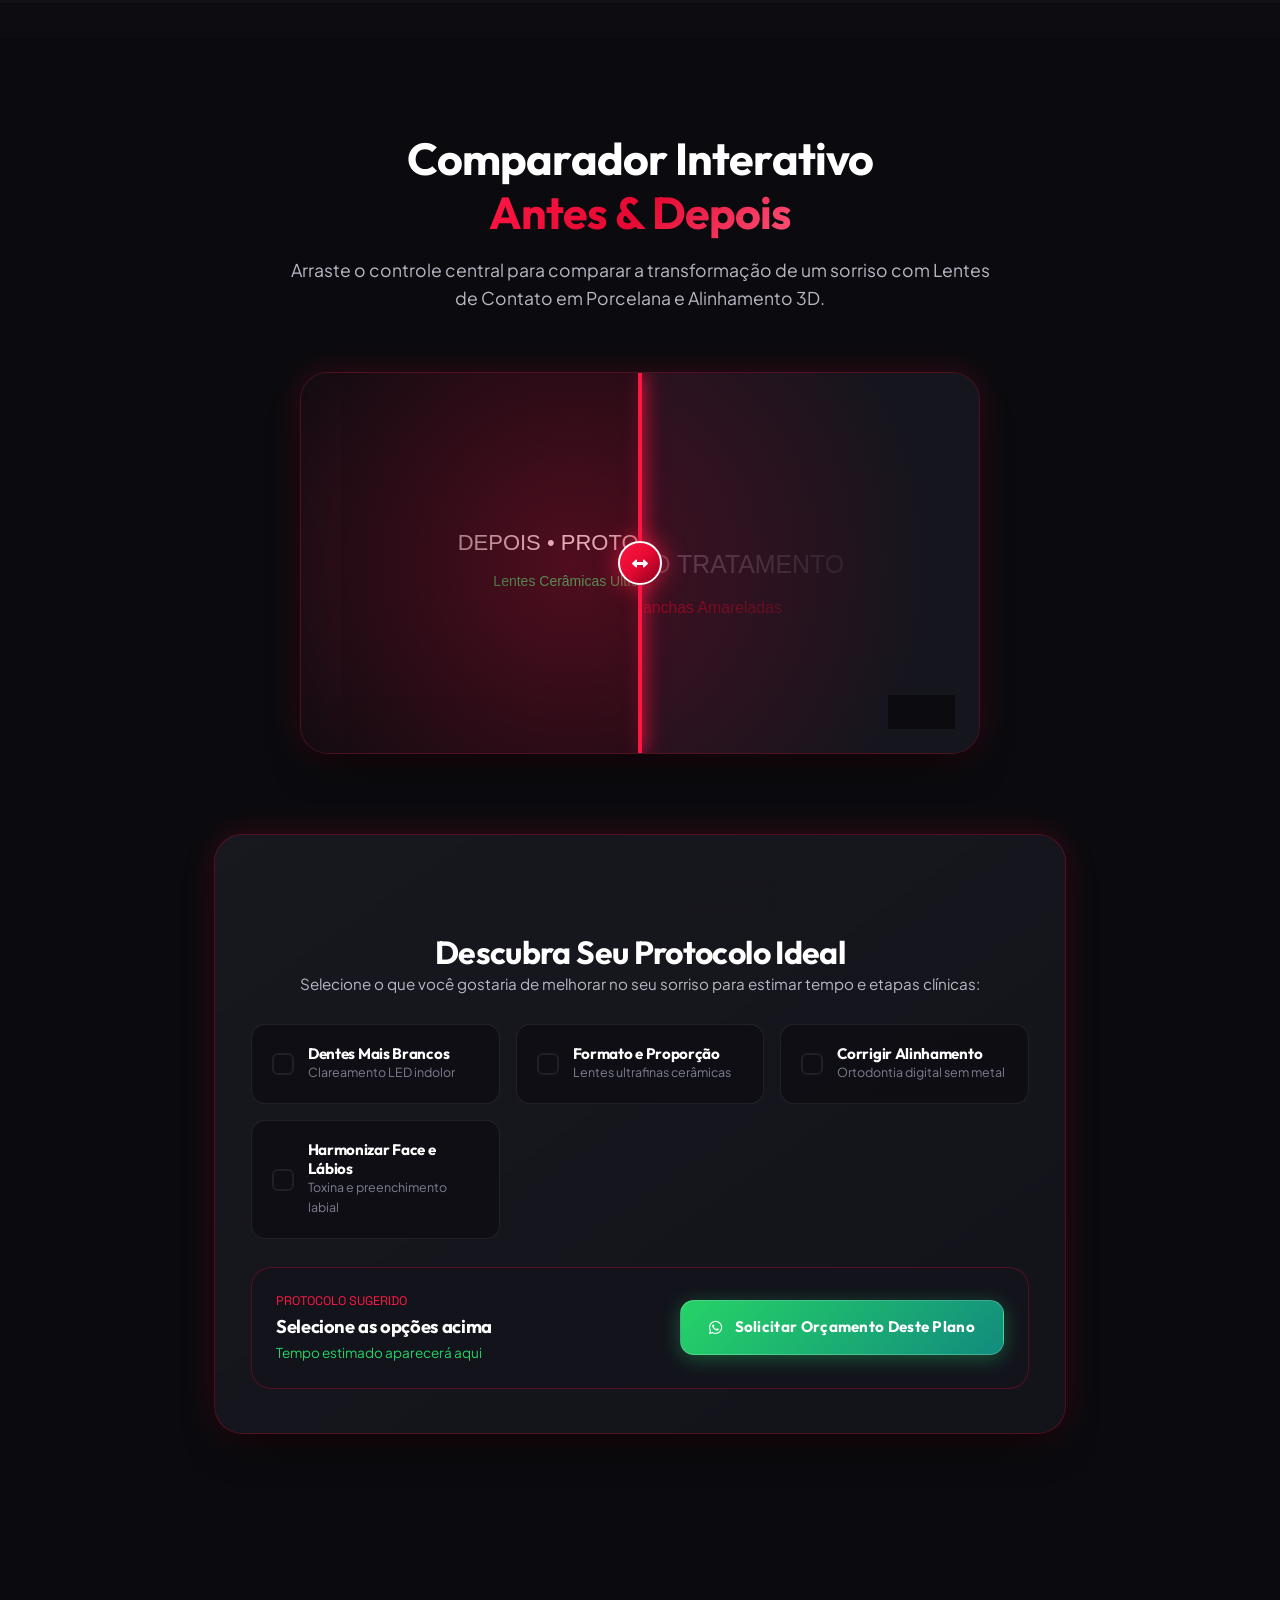
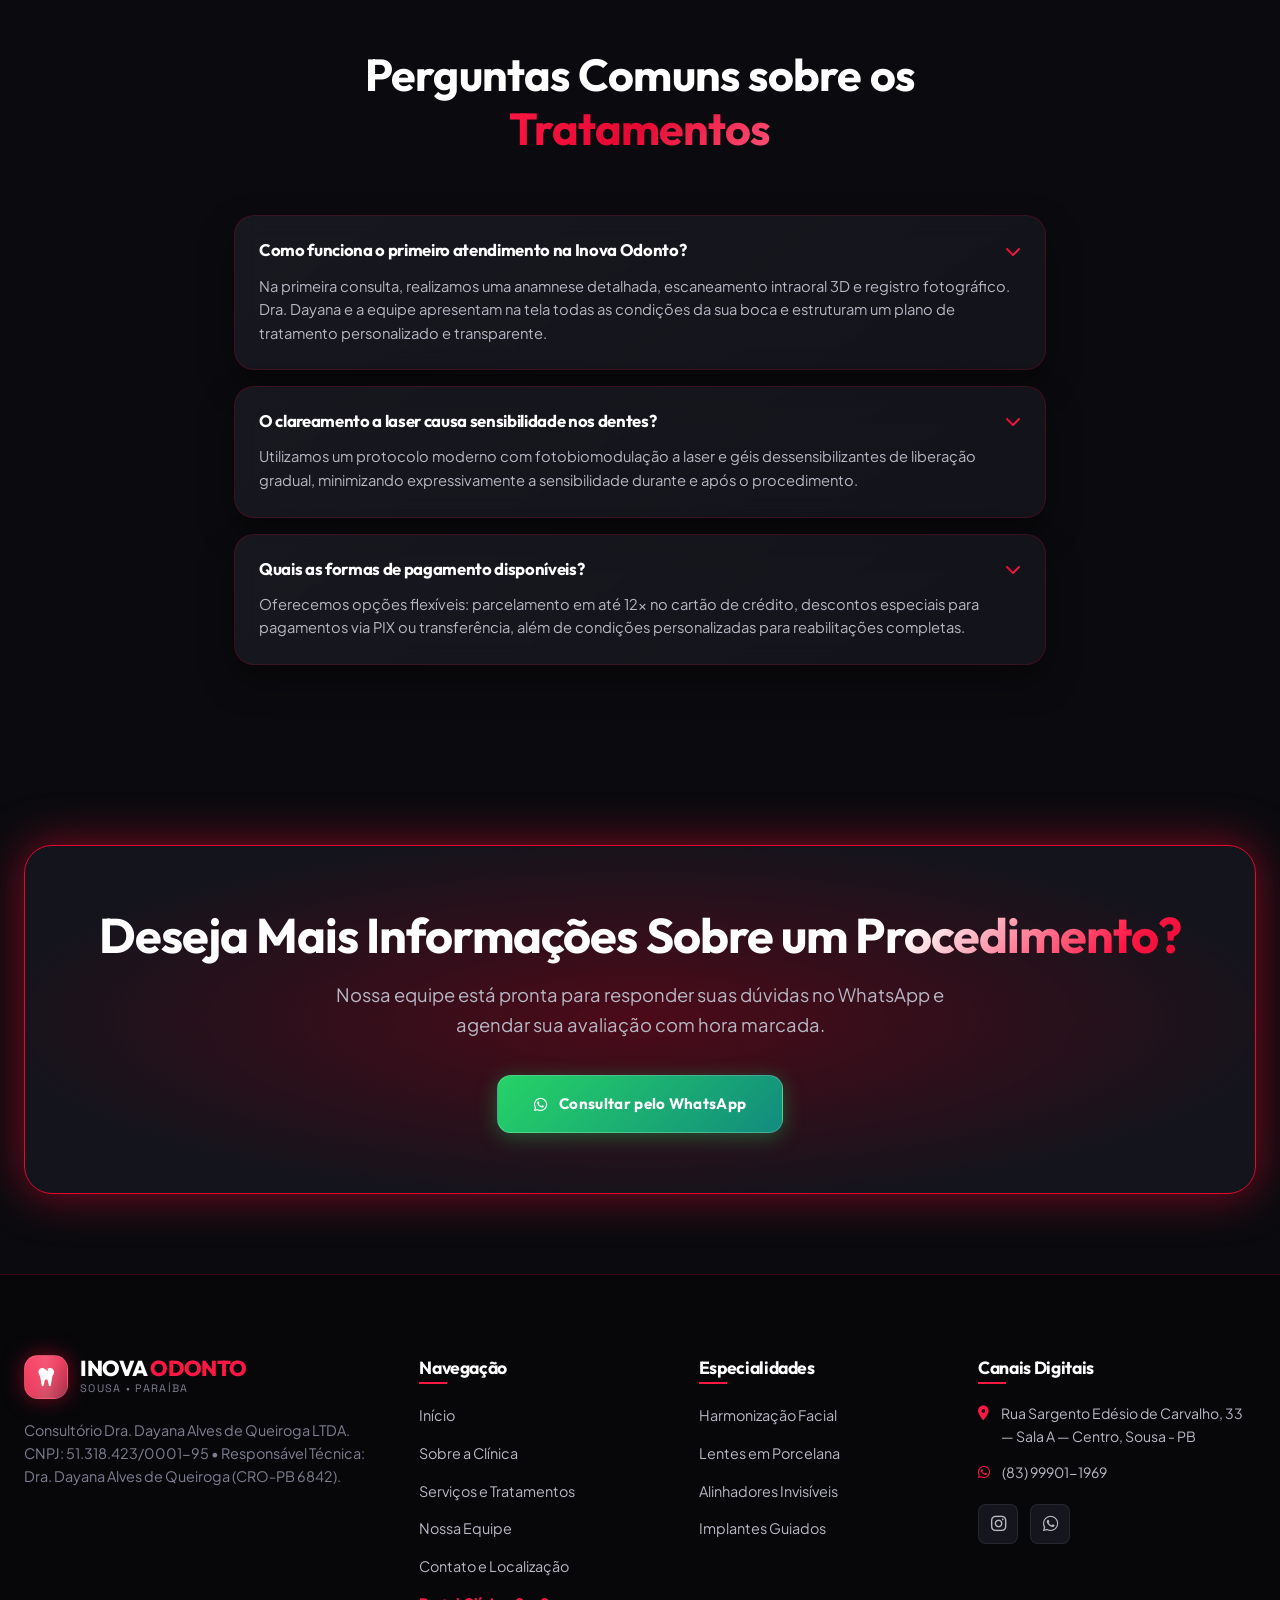
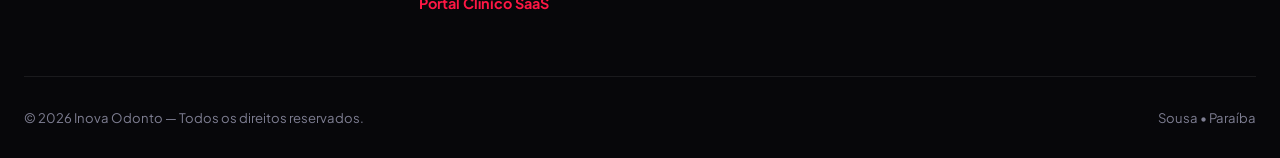
<file: pages/servicos.html>
<!DOCTYPE html>
<html lang="pt-BR">
<head>
  <meta charset="UTF-8">
  <meta name="viewport" content="width=device-width, initial-scale=1.0">
  <title>Serviços e Procedimentos — Inova Odonto | Odontologia Digital em Sousa - PB</title>
  <meta name="description" content="Conheça todos os tratamentos odontológicos da Inova Odonto em Sousa - PB: Harmonização Orofacial, Lentes de Contato em Porcelana, Ortodontia Digital, Implantes Guiados e mais.">
  
  <link rel="icon" href="data:image/svg+xml,<svg xmlns=%22http://www.w3.org/2000/svg%22 viewBox=%220 0 100 100%22><text y=%22.9em%22 font-size=%2290%22>🦷</text></svg>">
  <link rel="stylesheet" href="https://cdnjs.cloudflare.com/ajax/libs/font-awesome/6.5.1/css/all.min.css">
  <link rel="stylesheet" href="../css/styles.css">
</head>
<body>

  <!-- HEADER GLOBAL -->
  <header class="site-header">
    <div class="container header-container">
      
      <a href="../index.html" class="brand-logo" aria-label="Inova Odonto - Início">
        <div class="brand-icon"><i class="fas fa-tooth"></i></div>
        <div class="brand-text">
          <div class="brand-name">INOVA <span>ODONTO</span></div>
          <div class="brand-tagline">Clínica Digital • Sousa/PB</div>
        </div>
      </a>

      <nav class="nav-menu" id="primary-nav">
        <a href="../index.html" class="nav-link">Início</a>
        <a href="sobre.html" class="nav-link">Sobre a Clínica</a>
        <a href="servicos.html" class="nav-link active">Serviços</a>
        <a href="equipe.html" class="nav-link">Nossa Equipe</a>
        <a href="contato.html" class="nav-link">Contato</a>
      </nav>

      <div class="header-actions">
        <a href="dashboard.html" class="btn btn-portal" title="Acessar Sistema de Gestão Odontológica">
          <i class="fas fa-chart-line"></i>
          <span>Painel Clínico</span>
          <span class="badge-version">SaaS v2.4</span>
        </a>

        <a href="https://wa.me/558399011969?text=Ol%C3%A1%2C%20Inova%20Odonto!%20Gostaria%20de%20consultar%20sobre%20os%20servi%C3%A7os." target="_blank" rel="noopener noreferrer" class="btn btn-whatsapp">
          <i class="fab fa-whatsapp"></i>
          <span>Agendar no WhatsApp</span>
        </a>

        <button class="mobile-toggle" aria-label="Alternar menu">
          <i class="fas fa-bars"></i>
        </button>
      </div>

    </div>
  </header>

  <main>
    <!-- BANNER HERO SERVIÇOS -->
    <section class="section" style="padding-top: 140px; padding-bottom: 50px;">
      <div class="container">
        <div class="section-header" style="margin-bottom: 24px;">
          <div class="eyebrow-badge">
            <i class="fas fa-cubes"></i>
            CATÁLOGO ODONTOLÓGICO COMPLETO
          </div>
          <h1 class="section-title">
            Tratamentos Personalizados com <span class="text-gradient-red">Precisão Digital</span>
          </h1>
          <p class="section-subtitle">
            Do diagnóstico inicial à reabilitação completa, utilizamos tecnologia 3D avançada para proporcionar procedimentos seguros, confortáveis e com estética refinada.
          </p>
        </div>

        <!-- Abas de Filtros por Categoria -->
        <div style="display: flex; justify-content: center; gap: 10px; flex-wrap: wrap; margin-top: 36px;">
          <button class="btn btn-secondary service-filter-btn active" data-filter="all" style="padding: 10px 20px; font-size: 0.88rem;">
            Todos os Serviços
          </button>
          <button class="btn btn-secondary service-filter-btn" data-filter="estetica" style="padding: 10px 20px; font-size: 0.88rem;">
            Estética Dental
          </button>
          <button class="btn btn-secondary service-filter-btn" data-filter="harmonizacao" style="padding: 10px 20px; font-size: 0.88rem;">
            Harmonização Orofacial
          </button>
          <button class="btn btn-secondary service-filter-btn" data-filter="ortodontia" style="padding: 10px 20px; font-size: 0.88rem;">
            Ortodontia Digital
          </button>
          <button class="btn btn-secondary service-filter-btn" data-filter="implantes" style="padding: 10px 20px; font-size: 0.88rem;">
            Implantes & Cirurgia
          </button>
          <button class="btn btn-secondary service-filter-btn" data-filter="endodontia" style="padding: 10px 20px; font-size: 0.88rem;">
            Endodontia (Canal)
          </button>
          <button class="btn btn-secondary service-filter-btn" data-filter="prevencao" style="padding: 10px 20px; font-size: 0.88rem;">
            Prevenção & Geral
          </button>
        </div>
      </div>
    </section>

    <!-- GRID DE PROCEDIMENTOS FILTRÁVEIS -->
    <section class="section" style="padding-top: 20px;">
      <div class="container">
        <div class="services-grid" id="procedures-catalog">
          
          <!-- 1. Lentes de Contato em Porcelana -->
          <div class="card-3d service-card service-filterable-card" data-category="estetica">
            <div>
              <div class="service-card-top">
                <div class="service-icon-box"><i class="fas fa-gem"></i></div>
                <span class="service-category-tag">Estética Dental</span>
              </div>
              <h3 class="service-title">Lentes de Contato em Porcelana</h3>
              <p class="service-desc">
                Lâminas cerâmicas ultrafinas confeccionadas sob medida para harmonizar a cor, tamanho e alinhamento dos dentes. Proporcionam brilho natural e máxima resistência a manchas.
              </p>
              <ul class="service-features-list">
                <li><i class="fas fa-check"></i> Escaneamento óptico intraoral 3D</li>
                <li><i class="fas fa-check"></i> Teste com mock-up estético antes da cimentação</li>
                <li><i class="fas fa-check"></i> Durabilidade clínica superior a 15 anos</li>
              </ul>
            </div>
            <div class="service-card-footer">
              <a href="https://wa.me/558399011969?text=Ol%C3%A1!%20Gostaria%20de%20saber%20mais%20sobre%20Lentes%20de%20Contato%20Dental." target="_blank" rel="noopener noreferrer" class="btn btn-whatsapp" style="padding: 8px 16px; font-size: 0.82rem;">
                <i class="fab fa-whatsapp"></i>
                <span>Consultar no WhatsApp</span>
              </a>
              <button class="btn btn-secondary" style="padding: 8px 14px; font-size: 0.82rem;" data-open-modal="appointment" data-procedure="Lentes de Contato Dental">
                Agendar
              </button>
            </div>
          </div>

          <!-- 2. Harmonização Orofacial (HOF) -->
          <div class="card-3d service-card service-filterable-card" data-category="harmonizacao">
            <div>
              <div class="service-card-top">
                <div class="service-icon-box"><i class="fas fa-magic"></i></div>
                <span class="service-category-tag">Harmonização</span>
              </div>
              <h3 class="service-title">Harmonização Orofacial Avançada</h3>
              <p class="service-desc">
                Procedimentos não cirúrgicos para rejuvenescimento e realce das feições com toxina botulínica, ácido hialurônico (labial, mandíbula e malar) e bioestimuladores de colágeno.
              </p>
              <ul class="service-features-list">
                <li><i class="fas fa-check"></i> Planejamento individualizado por Dra. Dayana</li>
                <li><i class="fas fa-check"></i> Correção de sorriso gengival e assimetrias</li>
                <li><i class="fas fa-check"></i> Resultados naturais e elegantes</li>
              </ul>
            </div>
            <div class="service-card-footer">
              <a href="https://wa.me/558399011969?text=Ol%C3%A1!%20Gostaria%20de%20saber%20mais%20sobre%20Harmoniza%C3%A7%C3%A3o%20Orofacial." target="_blank" rel="noopener noreferrer" class="btn btn-whatsapp" style="padding: 8px 16px; font-size: 0.82rem;">
                <i class="fab fa-whatsapp"></i>
                <span>Consultar no WhatsApp</span>
              </a>
              <button class="btn btn-secondary" style="padding: 8px 14px; font-size: 0.82rem;" data-open-modal="appointment" data-procedure="Harmonização Orofacial">
                Agendar
              </button>
            </div>
          </div>

          <!-- 3. Clareamento a Laser LED -->
          <div class="card-3d service-card service-filterable-card" data-category="estetica">
            <div>
              <div class="service-card-top">
                <div class="service-icon-box"><i class="fas fa-sun"></i></div>
                <span class="service-category-tag">Estética Dental</span>
              </div>
              <h3 class="service-title">Clareamento a Laser LED</h3>
              <p class="service-desc">
                Clareamento dental seguro em consultório, ativado por luz fria e laser para resultados perceptíveis já na primeira sessão, sem dor ou desidratação dental excessiva.
              </p>
              <ul class="service-features-list">
                <li><i class="fas fa-check"></i> Protocolo com dessensibilizante em gel</li>
                <li><i class="fas fa-check"></i> Clareamento de 3 a 6 tons em média</li>
                <li><i class="fas fa-check"></i> Acompanhamento com escala cromática digital</li>
              </ul>
            </div>
            <div class="service-card-footer">
              <a href="https://wa.me/558399011969?text=Ol%C3%A1!%20Gostaria%20de%20saber%20mais%20sobre%20Clareamento%20a%20Laser." target="_blank" rel="noopener noreferrer" class="btn btn-whatsapp" style="padding: 8px 16px; font-size: 0.82rem;">
                <i class="fab fa-whatsapp"></i>
                <span>Consultar no WhatsApp</span>
              </a>
              <button class="btn btn-secondary" style="padding: 8px 14px; font-size: 0.82rem;" data-open-modal="appointment" data-procedure="Clareamento a Laser">
                Agendar
              </button>
            </div>
          </div>

          <!-- 4. Alinhadores Invisíveis -->
          <div class="card-3d service-card service-filterable-card" data-category="ortodontia">
            <div>
              <div class="service-card-top">
                <div class="service-icon-box"><i class="fas fa-teeth-open"></i></div>
                <span class="service-category-tag">Ortodontia Digital</span>
              </div>
              <h3 class="service-title">Alinhadores Invisíveis (Clear Aligners)</h3>
              <p class="service-desc">
                Substitua os fios metálicos por placas transparentes personalizadas. Tratamento confortável, previsível e praticamente imperceptível no convívio diário.
              </p>
              <ul class="service-features-list">
                <li><i class="fas fa-check"></i> Visualização 3D de cada etapa do alinhamento</li>
                <li><i class="fas fa-check"></i> Total liberdade na alimentação e escovação</li>
                <li><i class="fas fa-check"></i> Consultas de controle rápidas e objetivas</li>
              </ul>
            </div>
            <div class="service-card-footer">
              <a href="https://wa.me/558399011969?text=Ol%C3%A1!%20Gostaria%20de%20saber%20mais%20sobre%20Alinhadores%20Invis%C3%ADveis." target="_blank" rel="noopener noreferrer" class="btn btn-whatsapp" style="padding: 8px 16px; font-size: 0.82rem;">
                <i class="fab fa-whatsapp"></i>
                <span>Consultar no WhatsApp</span>
              </a>
              <button class="btn btn-secondary" style="padding: 8px 14px; font-size: 0.82rem;" data-open-modal="appointment" data-procedure="Alinhadores Invisíveis">
                Agendar
              </button>
            </div>
          </div>

          <!-- 5. Implantes Dentários Guiados -->
          <div class="card-3d service-card service-filterable-card" data-category="implantes">
            <div>
              <div class="service-card-top">
                <div class="service-icon-box"><i class="fas fa-shield-virus"></i></div>
                <span class="service-category-tag">Implantodontia</span>
              </div>
              <h3 class="service-title">Implantes Guiados por Computador</h3>
              <p class="service-desc">
                Fixação milimétrica de implantes em titânio ou zircônia com guia cirúrgico impresso em 3D. Menor incisão cirúrgica, cicatrização rápida e alta taxa de sucesso.
              </p>
              <ul class="service-features-list">
                <li><i class="fas fa-check"></i> Planejamento com tomografia cone-beam</li>
                <li><i class="fas fa-check"></i> Prótese fixa imediata quando indicada</li>
                <li><i class="fas fa-check"></i> Recuperação pós-cirúrgica sem incômodos</li>
              </ul>
            </div>
            <div class="service-card-footer">
              <a href="https://wa.me/558399011969?text=Ol%C3%A1!%20Gostaria%20de%20saber%20mais%20sobre%20Implantes%20Dent%C3%A1rios." target="_blank" rel="noopener noreferrer" class="btn btn-whatsapp" style="padding: 8px 16px; font-size: 0.82rem;">
                <i class="fab fa-whatsapp"></i>
                <span>Consultar no WhatsApp</span>
              </a>
              <button class="btn btn-secondary" style="padding: 8px 14px; font-size: 0.82rem;" data-open-modal="appointment" data-procedure="Implantes Dentários">
                Agendar
              </button>
            </div>
          </div>

          <!-- 6. Endodontia em Sessão Única -->
          <div class="card-3d service-card service-filterable-card" data-category="endodontia">
            <div>
              <div class="service-card-top">
                <div class="service-icon-box"><i class="fas fa-microscope"></i></div>
                <span class="service-category-tag">Endodontia</span>
              </div>
              <h3 class="service-title">Tratamento de Canal em Sessão Única</h3>
              <p class="service-desc">
                Cuidado endodôntico de alta precisão com microscopia óptica e limas automatizadas de níquel-titânio, eliminando a dor e salvando o dente natural em apenas uma consulta.
              </p>
              <ul class="service-features-list">
                <li><i class="fas fa-check"></i> Anestesia profunda sem desconforto</li>
                <li><i class="fas fa-check"></i> Instrumentação mecanizada ultrarrápida</li>
                <li><i class="fas fa-check"></i> Limpeza e desinfecção com ultrassom</li>
              </ul>
            </div>
            <div class="service-card-footer">
              <a href="https://wa.me/558399011969?text=Ol%C3%A1!%20Gostaria%20de%20saber%20mais%20sobre%20Tratamento%20de%20Canal." target="_blank" rel="noopener noreferrer" class="btn btn-whatsapp" style="padding: 8px 16px; font-size: 0.82rem;">
                <i class="fab fa-whatsapp"></i>
                <span>Consultar no WhatsApp</span>
              </a>
              <button class="btn btn-secondary" style="padding: 8px 14px; font-size: 0.82rem;" data-open-modal="appointment" data-procedure="Endodontia / Canal">
                Agendar
              </button>
            </div>
          </div>

          <!-- 7. Profilaxia & Check-up Digital -->
          <div class="card-3d service-card service-filterable-card" data-category="prevencao">
            <div>
              <div class="service-card-top">
                <div class="service-icon-box"><i class="fas fa-shield-alt"></i></div>
                <span class="service-category-tag">Prevenção</span>
              </div>
              <h3 class="service-title">Check-up Preventivo & Profilaxia Ultrassônica</h3>
              <p class="service-desc">
                Limpeza profunda com jato de bicarbonato e ultrassom para remoção de tártaro e manchas, aliada à câmera intraoral de diagnóstico precoce de cáries e gengivite.
              </p>
              <ul class="service-features-list">
                <li><i class="fas fa-check"></i> Câmera com ampliação de até 60x</li>
                <li><i class="fas fa-check"></i> Aplicação de flúor bioativo fortalecedor</li>
                <li><i class="fas fa-check"></i> Orientação personalizada de higiene bucal</li>
              </ul>
            </div>
            <div class="service-card-footer">
              <a href="https://wa.me/558399011969?text=Ol%C3%A1!%20Gostaria%20de%20agendar%20um%20Check-up%20Preventivo." target="_blank" rel="noopener noreferrer" class="btn btn-whatsapp" style="padding: 8px 16px; font-size: 0.82rem;">
                <i class="fab fa-whatsapp"></i>
                <span>Consultar no WhatsApp</span>
              </a>
              <button class="btn btn-secondary" style="padding: 8px 14px; font-size: 0.82rem;" data-open-modal="appointment" data-procedure="Check-up Preventivo">
                Agendar
              </button>
            </div>
          </div>

          <!-- 8. Facetas em Resina Composta -->
          <div class="card-3d service-card service-filterable-card" data-category="estetica">
            <div>
              <div class="service-card-top">
                <div class="service-icon-box"><i class="fas fa-paint-brush"></i></div>
                <span class="service-category-tag">Estética Dental</span>
              </div>
              <h3 class="service-title">Facetas em Resina Direta</h3>
              <p class="service-desc">
                Escultura dental artesanal realizada diretamente em consultório no mesmo dia. Excelente relação custo-benefício para fechamento de espaços (diastemas) e dentes escurecidos.
              </p>
              <ul class="service-features-list">
                <li><i class="fas fa-check"></i> Procedimento rápido, muitas vezes sem desgastes</li>
                <li><i class="fas fa-check"></i> Resinas nanoparticuladas de alto brilho</li>
                <li><i class="fas fa-check"></i> Ajustes e polimento imediatos</li>
              </ul>
            </div>
            <div class="service-card-footer">
              <a href="https://wa.me/558399011969?text=Ol%C3%A1!%20Gostaria%20de%20saber%20mais%20sobre%20Facetas%20em%20Resina." target="_blank" rel="noopener noreferrer" class="btn btn-whatsapp" style="padding: 8px 16px; font-size: 0.82rem;">
                <i class="fab fa-whatsapp"></i>
                <span>Consultar no WhatsApp</span>
              </a>
              <button class="btn btn-secondary" style="padding: 8px 14px; font-size: 0.82rem;" data-open-modal="appointment" data-procedure="Facetas em Resina">
                Agendar
              </button>
            </div>
          </div>

        </div>
      </div>
    </section>

    <!-- TABELA COMPARATIVA DE TECNOLOGIAS -->
    <section class="section" style="background: rgba(15, 15, 22, 0.45);">
      <div class="container">
        <div class="section-header">
          <div class="eyebrow-badge">
            <i class="fas fa-balance-scale"></i>
            COMPARATIVO TECNOLÓGICO
          </div>
          <h2 class="section-title">
            Odontologia Convencional vs. <span class="text-gradient-red">Inova Odonto Digital</span>
          </h2>
          <p class="section-subtitle">
            Veja como a transição para métodos 100% digitais transforma completamente seu conforto, previsibilidade e velocidade de tratamento.
          </p>
        </div>

        <div class="glass-panel" style="padding: 36px; overflow-x: auto;">
          <table style="width: 100%; border-collapse: collapse; min-width: 600px;">
            <thead>
              <tr style="border-bottom: 2px solid var(--border-red);">
                <th style="padding: 16px; text-align: left; font-size: 1rem; color: #FFF;">Critério Clínico</th>
                <th style="padding: 16px; text-align: left; font-size: 1rem; color: var(--color-gray-muted);">Método Convencional</th>
                <th style="padding: 16px; text-align: left; font-size: 1.05rem; color: var(--color-primary-intense); font-weight: 700;">
                  <i class="fas fa-bolt"></i> Inova Odonto (Digital 3D)
                </th>
              </tr>
            </thead>
            <tbody style="font-size: 0.92rem;">
              <tr style="border-bottom: 1px solid rgba(255, 255, 255, 0.05);">
                <td style="padding: 16px; font-weight: 600; color: #FFF;">Moldagem da Boca</td>
                <td style="padding: 16px; color: var(--color-gray-muted);">Massas pesadas (alginato/silicone) com ânsia de vômito</td>
                <td style="padding: 16px; color: #25D366; font-weight: 600;">Escaneamento Intraoral 3D sem toque e indolor</td>
              </tr>
              <tr style="border-bottom: 1px solid rgba(255, 255, 255, 0.05);">
                <td style="padding: 16px; font-weight: 600; color: #FFF;">Previsibilidade Estética</td>
                <td style="padding: 16px; color: var(--color-gray-muted);">Resultado só é visto na hora da entrega definitiva</td>
                <td style="padding: 16px; color: #25D366; font-weight: 600;">Simulação Digital do Sorriso (DSD) e mock-up prévio</td>
              </tr>
              <tr style="border-bottom: 1px solid rgba(255, 255, 255, 0.05);">
                <td style="padding: 16px; font-weight: 600; color: #FFF;">Controle da Dor / Anestesia</td>
                <td style="padding: 16px; color: var(--color-gray-muted);">Injeção manual brusca e pressão tecidual</td>
                <td style="padding: 16px; color: #25D366; font-weight: 600;">Anestesia computadorizada gradual e indolor</td>
              </tr>
              <tr style="border-bottom: 1px solid rgba(255, 255, 255, 0.05);">
                <td style="padding: 16px; font-weight: 600; color: #FFF;">Tempo de Tratamento de Canal</td>
                <td style="padding: 16px; color: var(--color-gray-muted);">De 3 a 5 sessões demoradas com curativos</td>
                <td style="padding: 16px; color: #25D366; font-weight: 600;">Sessão Única com microscópio clínico e ultrassom</td>
              </tr>
              <tr>
                <td style="padding: 16px; font-weight: 600; color: #FFF;">Cirurgia de Implantes</td>
                <td style="padding: 16px; color: var(--color-gray-muted);">Incisões amplas, descolamento de gengiva e pontos</td>
                <td style="padding: 16px; color: #25D366; font-weight: 600;">Guia cirúrgico 3D sem cortes extensos e sem pontos</td>
              </tr>
            </tbody>
          </table>
        </div>
      </div>
    </section>

    <!-- COMPARADOR ANTES E DEPOIS 3D INTERATIVO -->
    <section class="section" style="padding-top: 40px; padding-bottom: 60px;">
      <div class="container">
        <div class="section-header">
          <div class="eyebrow-badge">
            <i class="fas fa-sliders-h"></i>
            SIMULAÇÃO VISUAL & CASOS REAIS
          </div>
          <h2 class="section-title">
            Comparador Interativo <span class="text-gradient-red">Antes & Depois</span>
          </h2>
          <p class="section-subtitle">
            Arraste o controle central para comparar a transformação de um sorriso com Lentes de Contato em Porcelana e Alinhamento 3D.
          </p>
        </div>

        <div class="before-after-card">
          <div class="before-after-wrapper">
            <div class="ba-image ba-before">
              <span class="ba-badge before">ANTES</span>
            </div>
            <div class="ba-image ba-after">
              <span class="ba-badge after">DEPOIS • INOVA ODONTO</span>
            </div>
            <div class="ba-handle-line"></div>
            <div class="ba-handle-thumb"><i class="fas fa-arrows-alt-h"></i></div>
            <input type="range" class="ba-slider-range" min="0" max="100" value="50" aria-label="Controle deslizante antes e depois">
          </div>
        </div>
      </div>
    </section>

    <!-- SIMULADOR INTERATIVO DE TRATAMENTO -->
    <section class="section" style="padding-top: 20px; padding-bottom: 60px;">
      <div class="container" style="max-width: 900px;">
        <div class="simulator-container">
          <div style="text-align: center; margin-bottom: 20px;">
            <div class="eyebrow-badge">
              <i class="fas fa-calculator"></i>
              SIMULADOR DE TRATAMENTO 3D
            </div>
            <h2 style="font-size: 2rem;">Descubra Seu Protocolo Ideal</h2>
            <p style="color: var(--color-gray-light); font-size: 0.95rem;">
              Selecione o que você gostaria de melhorar no seu sorriso para estimar tempo e etapas clínicas:
            </p>
          </div>

          <div class="sim-grid-options">
            <div class="sim-option-card" data-proc="Clareamento a Laser" data-sessions="2">
              <div class="sim-checkbox"><i class=""></i></div>
              <div>
                <h4 style="font-size: 0.95rem; color:#FFF;">Dentes Mais Brancos</h4>
                <p style="font-size: 0.78rem; color: var(--color-gray-muted);">Clareamento LED indolor</p>
              </div>
            </div>

            <div class="sim-option-card" data-proc="Lentes de Contato em Porcelana" data-sessions="3">
              <div class="sim-checkbox"><i class=""></i></div>
              <div>
                <h4 style="font-size: 0.95rem; color:#FFF;">Formato e Proporção</h4>
                <p style="font-size: 0.78rem; color: var(--color-gray-muted);">Lentes ultrafinas cerâmicas</p>
              </div>
            </div>

            <div class="sim-option-card" data-proc="Alinhadores Invisíveis" data-sessions="6">
              <div class="sim-checkbox"><i class=""></i></div>
              <div>
                <h4 style="font-size: 0.95rem; color:#FFF;">Corrigir Alinhamento</h4>
                <p style="font-size: 0.78rem; color: var(--color-gray-muted);">Ortodontia digital sem metal</p>
              </div>
            </div>

            <div class="sim-option-card" data-proc="Harmonização Orofacial" data-sessions="1">
              <div class="sim-checkbox"><i class=""></i></div>
              <div>
                <h4 style="font-size: 0.95rem; color:#FFF;">Harmonizar Face e Lábios</h4>
                <p style="font-size: 0.78rem; color: var(--color-gray-muted);">Toxina e preenchimento labial</p>
              </div>
            </div>
          </div>

          <div class="sim-result-card">
            <div>
              <div style="font-size: 0.78rem; text-transform: uppercase; color: var(--color-primary-intense); font-family: var(--font-mono);">
                PROTOCOLO SUGERIDO
              </div>
              <h4 id="sim-result-procedures" style="font-size: 1.15rem; color: #FFF; margin: 4px 0;">
                Selecione as opções acima
              </h4>
              <p id="sim-result-duration" style="font-size: 0.85rem; color: #25D366;">
                Tempo estimado aparecerá aqui
              </p>
            </div>

            <a href="https://wa.me/558399011969?text=Ol%C3%A1%2C%20Inova%20Odonto!" target="_blank" rel="noopener noreferrer" id="sim-quote-btn" class="btn btn-whatsapp">
              <i class="fab fa-whatsapp"></i>
              <span>Solicitar Orçamento Deste Plano</span>
            </a>
          </div>
        </div>
      </div>
    </section>

    <!-- FAQ DE PROCEDIMENTOS -->
    <section class="section">
      <div class="container" style="max-width: 860px;">
        <div class="section-header">
          <div class="eyebrow-badge">
            <i class="fas fa-question-circle"></i>
            DÚVIDAS FREQUENTES
          </div>
          <h2 class="section-title">
            Perguntas Comuns sobre os <span class="text-gradient-red">Tratamentos</span>
          </h2>
        </div>

        <div style="display: flex; flex-direction: column; gap: 16px;">
          
          <div class="card-3d faq-item active" style="padding: 24px; cursor: pointer;">
            <div class="faq-question" style="display: flex; justify-content: space-between; align-items: center;">
              <h4 style="font-size: 1.05rem; color: #FFF;">Como funciona o primeiro atendimento na Inova Odonto?</h4>
              <i class="fas fa-chevron-down text-gradient-red"></i>
            </div>
            <div class="faq-answer" style="margin-top: 14px; color: var(--color-gray-light); font-size: 0.92rem; line-height: 1.6;">
              Na primeira consulta, realizamos uma anamnese detalhada, escaneamento intraoral 3D e registro fotográfico. Dra. Dayana e a equipe apresentam na tela todas as condições da sua boca e estruturam um plano de tratamento personalizado e transparente.
            </div>
          </div>

          <div class="card-3d faq-item" style="padding: 24px; cursor: pointer;">
            <div class="faq-question" style="display: flex; justify-content: space-between; align-items: center;">
              <h4 style="font-size: 1.05rem; color: #FFF;">O clareamento a laser causa sensibilidade nos dentes?</h4>
              <i class="fas fa-chevron-down text-gradient-red"></i>
            </div>
            <div class="faq-answer" style="margin-top: 14px; color: var(--color-gray-light); font-size: 0.92rem; line-height: 1.6;">
              Utilizamos um protocolo moderno com fotobiomodulação a laser e géis dessensibilizantes de liberação gradual, minimizando expressivamente a sensibilidade durante e após o procedimento.
            </div>
          </div>

          <div class="card-3d faq-item" style="padding: 24px; cursor: pointer;">
            <div class="faq-question" style="display: flex; justify-content: space-between; align-items: center;">
              <h4 style="font-size: 1.05rem; color: #FFF;">Quais as formas de pagamento disponíveis?</h4>
              <i class="fas fa-chevron-down text-gradient-red"></i>
            </div>
            <div class="faq-answer" style="margin-top: 14px; color: var(--color-gray-light); font-size: 0.92rem; line-height: 1.6;">
              Oferecemos opções flexíveis: parcelamento em até 12x no cartão de crédito, descontos especiais para pagamentos via PIX ou transferência, além de condições personalizadas para reabilitações completas.
            </div>
          </div>

        </div>
      </div>
    </section>

    <!-- CTA BANNER -->
    <section class="cta-banner-section">
      <div class="container">
        <div class="cta-banner-card">
          <h2 class="cta-banner-title">
            Deseja Mais Informações Sobre um <span class="text-gradient">Procedimento?</span>
          </h2>
          <p class="cta-banner-desc">
            Nossa equipe está pronta para responder suas dúvidas no WhatsApp e agendar sua avaliação com hora marcada.
          </p>
          <a href="https://wa.me/558399011969?text=Ol%C3%A1!%20Gostaria%20de%20tirar%20d%C3%BAvidas%20sobre%20os%20procedimentos%20da%20Inova%20Odonto." target="_blank" rel="noopener noreferrer" class="btn btn-whatsapp" style="padding: 16px 36px;">
            <i class="fab fa-whatsapp"></i>
            <span>Consultar pelo WhatsApp</span>
          </a>
        </div>
      </div>
    </section>
  </main>

  <!-- FOOTER GLOBAL -->
  <footer class="site-footer">
    <div class="container">
      <div class="footer-grid">
        <div>
          <a href="../index.html" class="brand-logo" style="margin-bottom: 16px;">
            <div class="brand-icon"><i class="fas fa-tooth"></i></div>
            <div class="brand-text">
              <div class="brand-name">INOVA <span>ODONTO</span></div>
              <div class="brand-tagline">Sousa • Paraíba</div>
            </div>
          </a>
          <p class="footer-col-desc">
            Consultório Dra. Dayana Alves de Queiroga LTDA.<br>
            CNPJ: 51.318.423/0001-95 • Responsável Técnica: Dra. Dayana Alves de Queiroga (CRO-PB 6842).
          </p>
        </div>

        <div>
          <h4 class="footer-heading">Navegação</h4>
          <ul class="footer-links">
            <li><a href="../index.html">Início</a></li>
            <li><a href="sobre.html">Sobre a Clínica</a></li>
            <li><a href="servicos.html">Serviços e Tratamentos</a></li>
            <li><a href="equipe.html">Nossa Equipe</a></li>
            <li><a href="contato.html">Contato e Localização</a></li>
            <li><a href="dashboard.html" style="color:var(--color-primary-intense); font-weight:700;">Portal Clínico SaaS</a></li>
          </ul>
        </div>

        <div>
          <h4 class="footer-heading">Especialidades</h4>
          <ul class="footer-links">
            <li><a href="servicos.html">Harmonização Facial</a></li>
            <li><a href="servicos.html">Lentes em Porcelana</a></li>
            <li><a href="servicos.html">Alinhadores Invisíveis</a></li>
            <li><a href="servicos.html">Implantes Guiados</a></li>
          </ul>
        </div>

        <div>
          <h4 class="footer-heading">Canais Digitais</h4>
          <div class="footer-contact-item">
            <i class="fas fa-map-marker-alt"></i>
            <span>Rua Sargento Edésio de Carvalho, 33 — Sala A — Centro, Sousa - PB</span>
          </div>
          <div class="footer-contact-item">
            <i class="fab fa-whatsapp"></i>
            <span>(83) 99901-1969</span>
          </div>
          <div class="social-links">
            <a href="https://www.instagram.com/inovaodonto.sousa/" target="_blank" rel="noopener noreferrer" class="social-link"><i class="fab fa-instagram"></i></a>
            <a href="https://wa.me/c/558399011969" target="_blank" rel="noopener noreferrer" class="social-link"><i class="fab fa-whatsapp"></i></a>
          </div>
        </div>
      </div>

      <div class="footer-bottom">
        <div>© 2026 Inova Odonto — Todos os direitos reservados.</div>
        <div>Sousa • Paraíba</div>
      </div>
    </div>
  </footer>

  <script src="../js/main.js"></script>
</body>
</html>
</file>
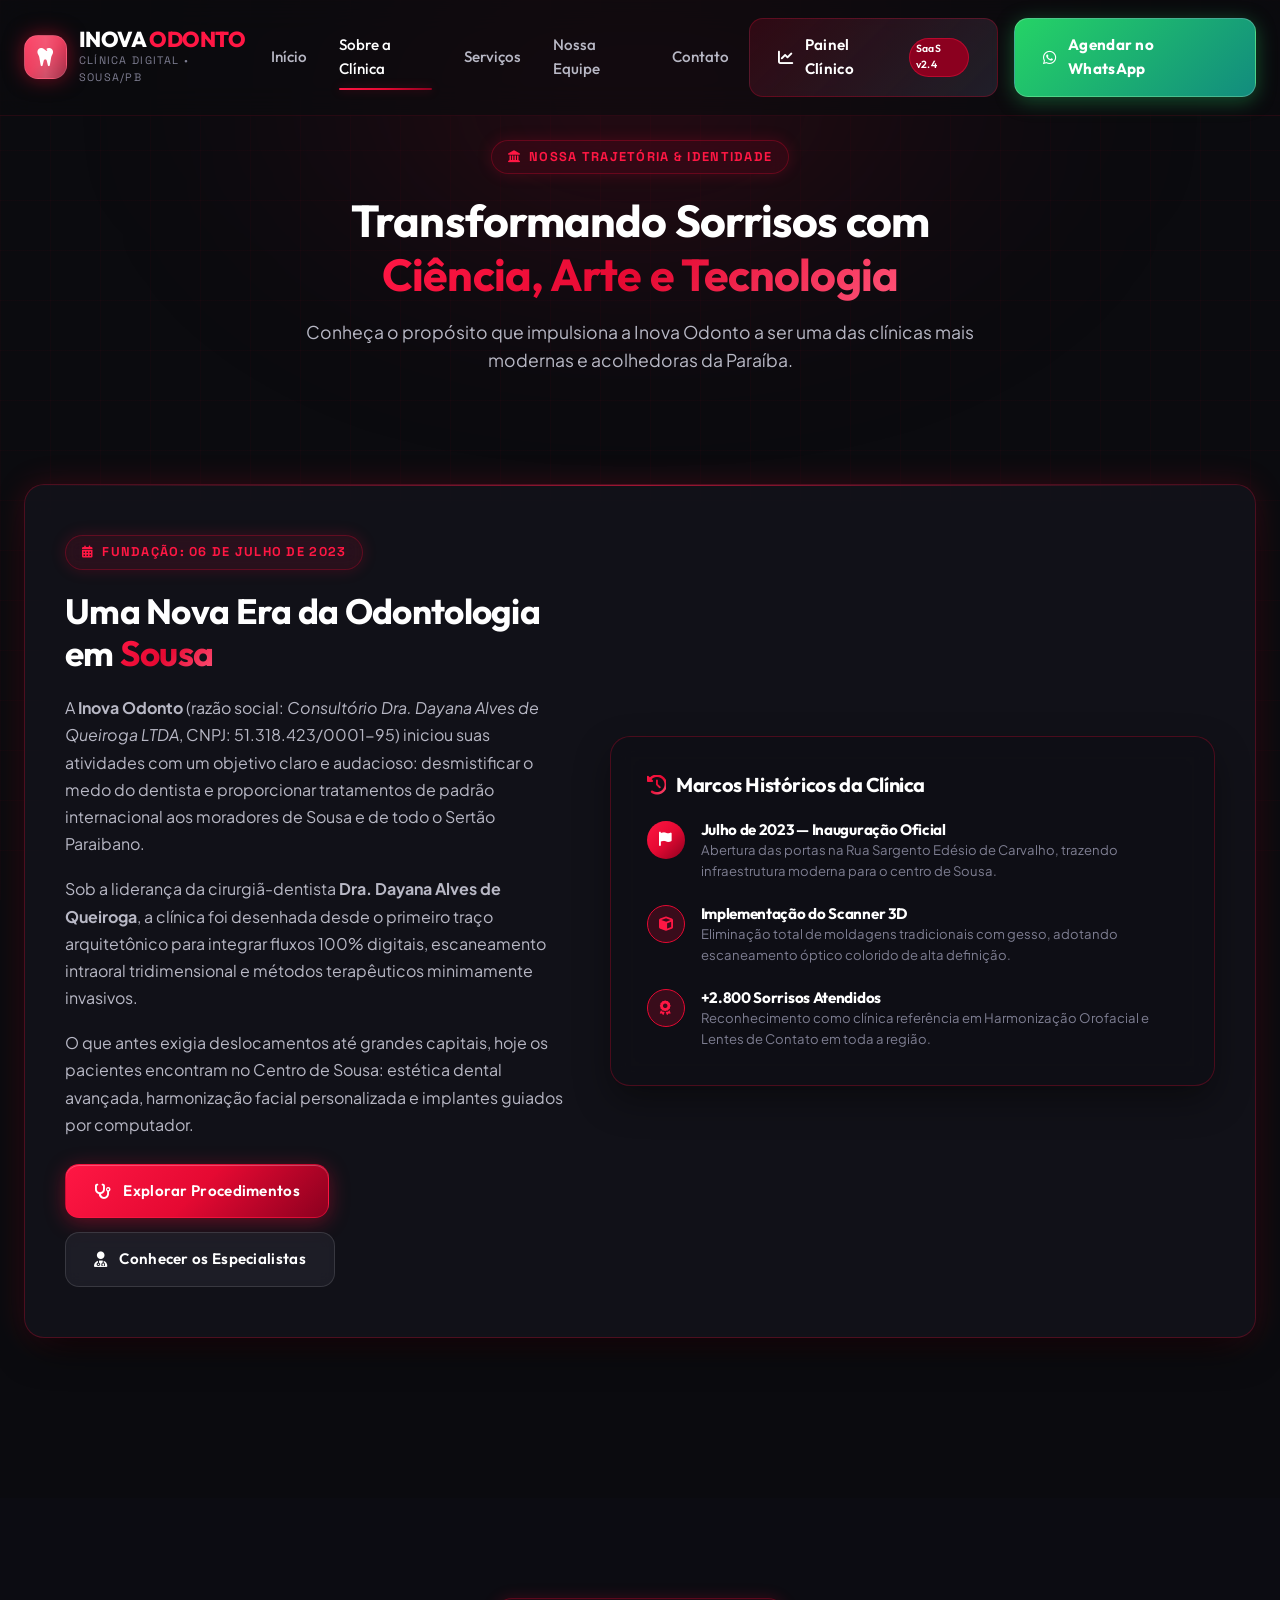
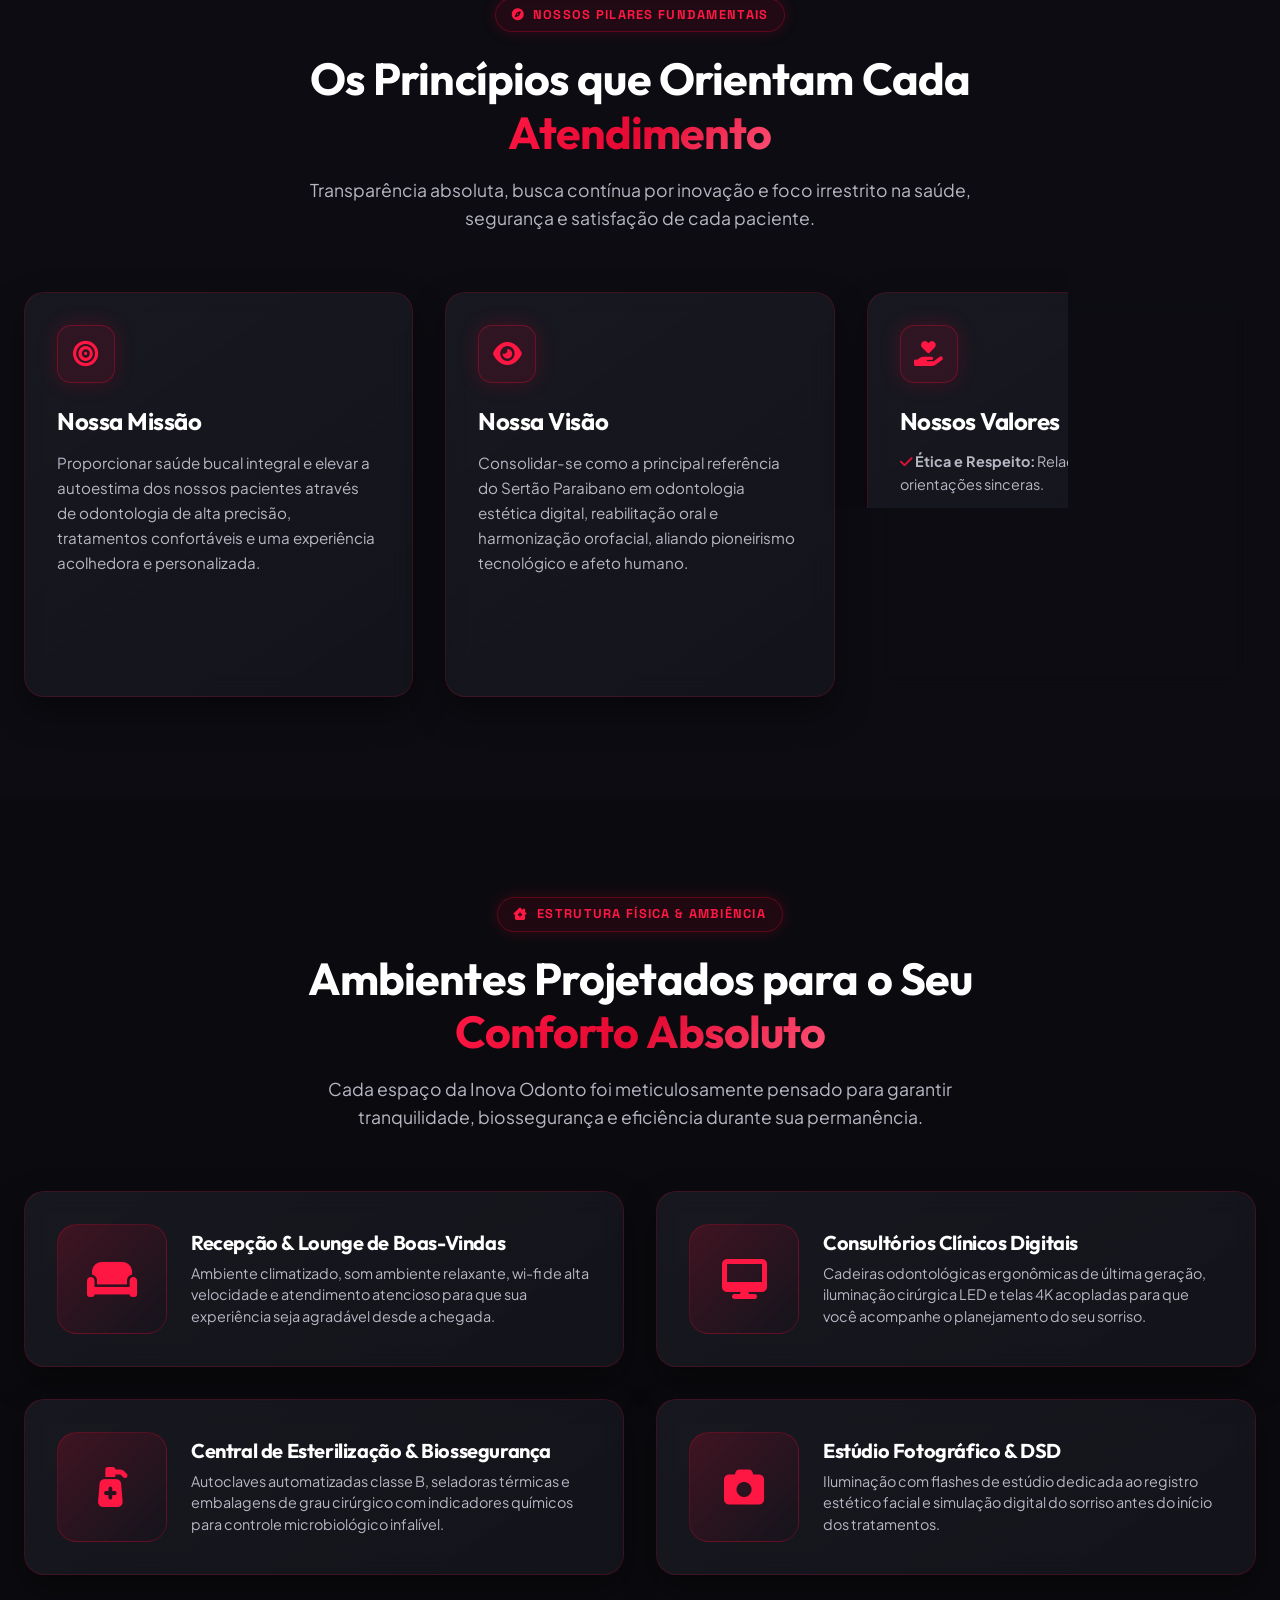
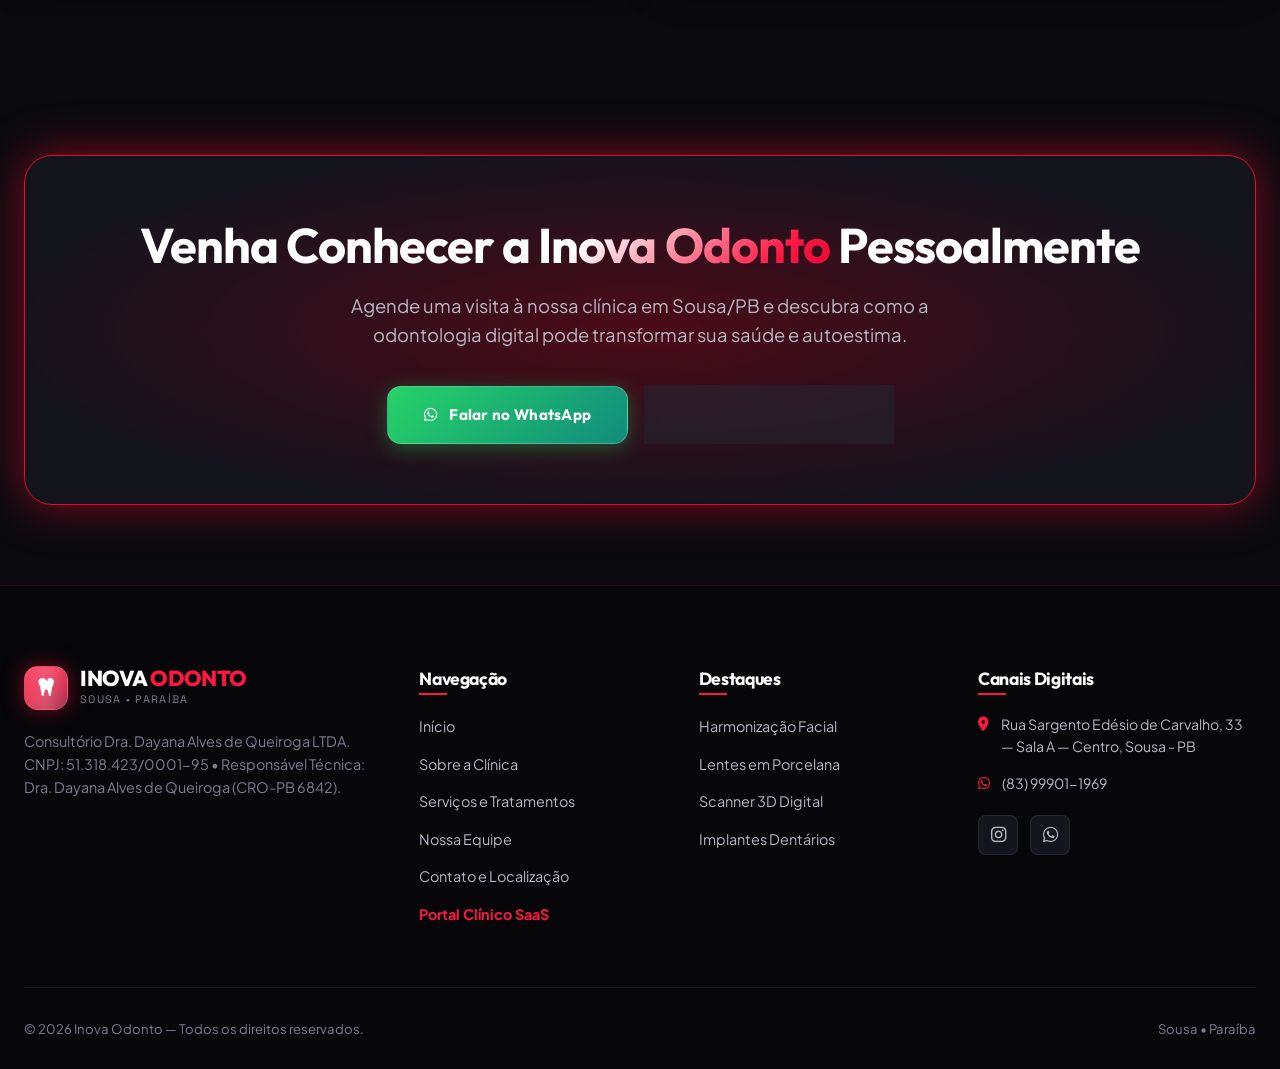
<file: pages/sobre.html>
<!DOCTYPE html>
<html lang="pt-BR">
<head>
  <meta charset="UTF-8">
  <meta name="viewport" content="width=device-width, initial-scale=1.0">
  <title>Sobre a Clínica — Inova Odonto | História, Missão e Tecnologia em Sousa - PB</title>
  <meta name="description" content="Conheça a história da Inova Odonto, fundada em 2023 por Dra. Dayana Alves de Queiroga. Conheça nossa missão, visão, valores e estrutura tecnológica de ponta em Sousa - PB.">
  
  <link rel="icon" href="data:image/svg+xml,<svg xmlns=%22http://www.w3.org/2000/svg%22 viewBox=%220 0 100 100%22><text y=%22.9em%22 font-size=%2290%22>🦷</text></svg>">
  <link rel="stylesheet" href="https://cdnjs.cloudflare.com/ajax/libs/font-awesome/6.5.1/css/all.min.css">
  <link rel="stylesheet" href="../css/styles.css">
</head>
<body>

  <!-- ==========================================================================
       HEADER GLOBAL
       ========================================================================== -->
  <header class="site-header">
    <div class="container header-container">
      
      <a href="../index.html" class="brand-logo" aria-label="Inova Odonto - Início">
        <div class="brand-icon"><i class="fas fa-tooth"></i></div>
        <div class="brand-text">
          <div class="brand-name">INOVA <span>ODONTO</span></div>
          <div class="brand-tagline">Clínica Digital • Sousa/PB</div>
        </div>
      </a>

      <nav class="nav-menu" id="primary-nav">
        <a href="../index.html" class="nav-link">Início</a>
        <a href="sobre.html" class="nav-link active">Sobre a Clínica</a>
        <a href="servicos.html" class="nav-link">Serviços</a>
        <a href="equipe.html" class="nav-link">Nossa Equipe</a>
        <a href="contato.html" class="nav-link">Contato</a>
      </nav>

      <div class="header-actions">
        <a href="dashboard.html" class="btn btn-portal" title="Acessar Sistema de Gestão Odontológica">
          <i class="fas fa-chart-line"></i>
          <span>Painel Clínico</span>
          <span class="badge-version">SaaS v2.4</span>
        </a>

        <a href="https://wa.me/558399011969?text=Ol%C3%A1%2C%20Inova%20Odonto!%20Gostaria%20de%20saber%20mais%20sobre%20a%20cl%C3%ADnica." target="_blank" rel="noopener noreferrer" class="btn btn-whatsapp">
          <i class="fab fa-whatsapp"></i>
          <span>Agendar no WhatsApp</span>
        </a>

        <button class="mobile-toggle" aria-label="Alternar menu">
          <i class="fas fa-bars"></i>
        </button>
      </div>

    </div>
  </header>

  <main>
    <!-- ==========================================================================
         BANNER INSTITUCIONAL (PAGE HERO)
         ========================================================================== -->
    <section class="section" style="padding-top: 140px; padding-bottom: 60px;">
      <div class="container">
        <div class="section-header" style="margin-bottom: 30px;">
          <div class="eyebrow-badge">
            <i class="fas fa-landmark"></i>
            NOSSA TRAJETÓRIA & IDENTIDADE
          </div>
          <h1 class="section-title">
            Transformando Sorrisos com <span class="text-gradient-red">Ciência, Arte e Tecnologia</span>
          </h1>
          <p class="section-subtitle">
            Conheça o propósito que impulsiona a Inova Odonto a ser uma das clínicas mais modernas e acolhedoras da Paraíba.
          </p>
        </div>
      </div>
    </section>

    <!-- ==========================================================================
         HISTÓRIA DA CLÍNICA & FUNDAÇÃO EM SOUSA/PB
         ========================================================================== -->
    <section class="section" style="padding-top: 20px;">
      <div class="container">
        <div class="glass-panel" style="padding: 50px 40px; margin-bottom: 60px;">
          <div class="location-grid">
            
            <div>
              <div class="eyebrow-badge">
                <i class="fas fa-calendar-alt"></i>
                FUNDAÇÃO: 06 DE JULHO DE 2023
              </div>
              <h2 style="font-size: 2.2rem; margin-bottom: 20px;">
                Uma Nova Era da Odontologia em <span class="text-gradient-red">Sousa</span>
              </h2>
              <p style="color: var(--color-gray-light); line-height: 1.7; margin-bottom: 18px;">
                A <strong>Inova Odonto</strong> (razão social: <em>Consultório Dra. Dayana Alves de Queiroga LTDA</em>, CNPJ: 51.318.423/0001-95) iniciou suas atividades com um objetivo claro e audacioso: desmistificar o medo do dentista e proporcionar tratamentos de padrão internacional aos moradores de Sousa e de todo o Sertão Paraibano.
              </p>
              <p style="color: var(--color-gray-light); line-height: 1.7; margin-bottom: 18px;">
                Sob a liderança da cirurgiã-dentista <strong>Dra. Dayana Alves de Queiroga</strong>, a clínica foi desenhada desde o primeiro traço arquitetônico para integrar fluxos 100% digitais, escaneamento intraoral tridimensional e métodos terapêuticos minimamente invasivos.
              </p>
              <p style="color: var(--color-gray-light); line-height: 1.7; margin-bottom: 26px;">
                O que antes exigia deslocamentos até grandes capitais, hoje os pacientes encontram no Centro de Sousa: estética dental avançada, harmonização facial personalizada e implantes guiados por computador.
              </p>

              <div style="display: flex; gap: 14px; flex-wrap: wrap;">
                <a href="servicos.html" class="btn btn-primary">
                  <i class="fas fa-stethoscope"></i>
                  <span>Explorar Procedimentos</span>
                </a>
                <a href="equipe.html" class="btn btn-secondary">
                  <i class="fas fa-user-md"></i>
                  <span>Conhecer os Especialistas</span>
                </a>
              </div>
            </div>

            <!-- Card 3D: Linha do Tempo e Conquistas -->
            <div class="card-3d" style="background: rgba(15, 15, 22, 0.95); border: 1px solid var(--border-red); padding: 36px;">
              <h3 style="font-size: 1.25rem; margin-bottom: 24px; color: #FFF; display:flex; align-items:center; gap:10px;">
                <i class="fas fa-history text-gradient-red"></i>
                Marcos Históricos da Clínica
              </h3>

              <div style="display: flex; flex-direction: column; gap: 24px; position: relative;">
                
                <div style="display: flex; gap: 16px;">
                  <div style="width: 38px; height: 38px; border-radius: 50%; background: var(--gradient-primary); color: #FFF; display:flex; align-items:center; justify-content:center; font-size:0.9rem; flex-shrink:0;">
                    <i class="fas fa-flag"></i>
                  </div>
                  <div>
                    <h4 style="font-size: 0.95rem; color: #FFF;">Julho de 2023 — Inauguração Oficial</h4>
                    <p style="font-size: 0.82rem; color: var(--color-gray-muted);">Abertura das portas na Rua Sargento Edésio de Carvalho, trazendo infraestrutura moderna para o centro de Sousa.</p>
                  </div>
                </div>

                <div style="display: flex; gap: 16px;">
                  <div style="width: 38px; height: 38px; border-radius: 50%; background: rgba(229, 9, 50, 0.2); border:1px solid var(--color-primary); color: var(--color-primary-intense); display:flex; align-items:center; justify-content:center; font-size:0.9rem; flex-shrink:0;">
                    <i class="fas fa-cube"></i>
                  </div>
                  <div>
                    <h4 style="font-size: 0.95rem; color: #FFF;">Implementação do Scanner 3D</h4>
                    <p style="font-size: 0.82rem; color: var(--color-gray-muted);">Eliminação total de moldagens tradicionais com gesso, adotando escaneamento óptico colorido de alta definição.</p>
                  </div>
                </div>

                <div style="display: flex; gap: 16px;">
                  <div style="width: 38px; height: 38px; border-radius: 50%; background: rgba(229, 9, 50, 0.2); border:1px solid var(--color-primary); color: var(--color-primary-intense); display:flex; align-items:center; justify-content:center; font-size:0.9rem; flex-shrink:0;">
                    <i class="fas fa-award"></i>
                  </div>
                  <div>
                    <h4 style="font-size: 0.95rem; color: #FFF;">+2.800 Sorrisos Atendidos</h4>
                    <p style="font-size: 0.82rem; color: var(--color-gray-muted);">Reconhecimento como clínica referência em Harmonização Orofacial e Lentes de Contato em toda a região.</p>
                  </div>
                </div>

              </div>
            </div>

          </div>
        </div>
      </div>
    </section>

    <!-- ==========================================================================
         IDENTIDADE INSTITUCIONAL: MISSÃO, VISÃO E VALORES (3D GLASS CARDS)
         ========================================================================== -->
    <section class="section" style="background: rgba(15, 15, 22, 0.5);">
      <div class="container">
        <div class="section-header">
          <div class="eyebrow-badge">
            <i class="fas fa-compass"></i>
            NOSSOS PILARES FUNDAMENTAIS
          </div>
          <h2 class="section-title">
            Os Princípios que Orientam Cada <span class="text-gradient-red">Atendimento</span>
          </h2>
          <p class="section-subtitle">
            Transparência absoluta, busca contínua por inovação e foco irrestrito na saúde, segurança e satisfação de cada paciente.
          </p>
        </div>

        <div class="services-grid" style="grid-template-columns: repeat(3, 1fr);">
          
          <!-- Card Missão -->
          <div class="card-3d">
            <div class="service-icon-box" style="margin-bottom: 24px;">
              <i class="fas fa-bullseye"></i>
            </div>
            <h3 style="font-size: 1.5rem; margin-bottom: 14px; color: #FFF;">Nossa Missão</h3>
            <p style="color: var(--color-gray-light); line-height: 1.65; font-size: 0.95rem;">
              Proporcionar saúde bucal integral e elevar a autoestima dos nossos pacientes através de odontologia de alta precisão, tratamentos confortáveis e uma experiência acolhedora e personalizada.
            </p>
          </div>

          <!-- Card Visão -->
          <div class="card-3d">
            <div class="service-icon-box" style="margin-bottom: 24px;">
              <i class="fas fa-eye"></i>
            </div>
            <h3 style="font-size: 1.5rem; margin-bottom: 14px; color: #FFF;">Nossa Visão</h3>
            <p style="color: var(--color-gray-light); line-height: 1.65; font-size: 0.95rem;">
              Consolidar-se como a principal referência do Sertão Paraibano em odontologia estética digital, reabilitação oral e harmonização orofacial, aliando pioneirismo tecnológico e afeto humano.
            </p>
          </div>

          <!-- Card Valores -->
          <div class="card-3d">
            <div class="service-icon-box" style="margin-bottom: 24px;">
              <i class="fas fa-hand-holding-heart"></i>
            </div>
            <h3 style="font-size: 1.5rem; margin-bottom: 14px; color: #FFF;">Nossos Valores</h3>
            <ul style="display: flex; flex-direction: column; gap: 10px; color: var(--color-gray-light); font-size: 0.9rem;">
              <li><i class="fas fa-check text-gradient-red"></i> <strong>Ética e Respeito:</strong> Relações transparentes e orientações sinceras.</li>
              <li><i class="fas fa-check text-gradient-red"></i> <strong>Inovação Contínua:</strong> Investimento permanente em técnicas e tecnologias.</li>
              <li><i class="fas fa-check text-gradient-red"></i> <strong>Biossegurança Rígida:</strong> Padrão hospitalar para sua proteção.</li>
              <li><i class="fas fa-check text-gradient-red"></i> <strong>Pontualidade:</strong> Respeito incondicional ao tempo do paciente.</li>
            </ul>
          </div>

        </div>
      </div>
    </section>

    <!-- ==========================================================================
         ESTRUTURA E AMBIENTES DA CLÍNICA
         ========================================================================== -->
    <section class="section">
      <div class="container">
        <div class="section-header">
          <div class="eyebrow-badge">
            <i class="fas fa-clinic-medical"></i>
            ESTRUTURA FÍSICA & AMBIÊNCIA
          </div>
          <h2 class="section-title">
            Ambientes Projetados para o Seu <span class="text-gradient-red">Conforto Absoluto</span>
          </h2>
          <p class="section-subtitle">
            Cada espaço da Inova Odonto foi meticulosamente pensado para garantir tranquilidade, biossegurança e eficiência durante sua permanência.
          </p>
        </div>

        <div class="services-grid" style="grid-template-columns: repeat(2, 1fr);">
          
          <!-- Ambiente 1 -->
          <div class="card-3d" style="display: flex; gap: 24px; align-items: center;">
            <div style="width: 110px; height: 110px; border-radius: var(--radius-lg); background: linear-gradient(135deg, rgba(229, 9, 50, 0.2), #15151D); border: 1px solid var(--border-red); display: flex; align-items: center; justify-content: center; font-size: 2.5rem; color: var(--color-primary-intense); flex-shrink: 0;">
              <i class="fas fa-couch"></i>
            </div>
            <div>
              <h3 style="font-size: 1.25rem; margin-bottom: 8px;">Recepção & Lounge de Boas-Vindas</h3>
              <p style="font-size: 0.9rem; color: var(--color-gray-light); line-height: 1.5;">
                Ambiente climatizado, som ambiente relaxante, wi-fi de alta velocidade e atendimento atencioso para que sua experiência seja agradável desde a chegada.
              </p>
            </div>
          </div>

          <!-- Ambiente 2 -->
          <div class="card-3d" style="display: flex; gap: 24px; align-items: center;">
            <div style="width: 110px; height: 110px; border-radius: var(--radius-lg); background: linear-gradient(135deg, rgba(229, 9, 50, 0.2), #15151D); border: 1px solid var(--border-red); display: flex; align-items: center; justify-content: center; font-size: 2.5rem; color: var(--color-primary-intense); flex-shrink: 0;">
              <i class="fas fa-desktop"></i>
            </div>
            <div>
              <h3 style="font-size: 1.25rem; margin-bottom: 8px;">Consultórios Clínicos Digitais</h3>
              <p style="font-size: 0.9rem; color: var(--color-gray-light); line-height: 1.5;">
                Cadeiras odontológicas ergonômicas de última geração, iluminação cirúrgica LED e telas 4K acopladas para que você acompanhe o planejamento do seu sorriso.
              </p>
            </div>
          </div>

          <!-- Ambiente 3 -->
          <div class="card-3d" style="display: flex; gap: 24px; align-items: center;">
            <div style="width: 110px; height: 110px; border-radius: var(--radius-lg); background: linear-gradient(135deg, rgba(229, 9, 50, 0.2), #15151D); border: 1px solid var(--border-red); display: flex; align-items: center; justify-content: center; font-size: 2.5rem; color: var(--color-primary-intense); flex-shrink: 0;">
              <i class="fas fa-pump-medical"></i>
            </div>
            <div>
              <h3 style="font-size: 1.25rem; margin-bottom: 8px;">Central de Esterilização & Biossegurança</h3>
              <p style="font-size: 0.9rem; color: var(--color-gray-light); line-height: 1.5;">
                Autoclaves automatizadas classe B, seladoras térmicas e embalagens de grau cirúrgico com indicadores químicos para controle microbiológico infalível.
              </p>
            </div>
          </div>

          <!-- Ambiente 4 -->
          <div class="card-3d" style="display: flex; gap: 24px; align-items: center;">
            <div style="width: 110px; height: 110px; border-radius: var(--radius-lg); background: linear-gradient(135deg, rgba(229, 9, 50, 0.2), #15151D); border: 1px solid var(--border-red); display: flex; align-items: center; justify-content: center; font-size: 2.5rem; color: var(--color-primary-intense); flex-shrink: 0;">
              <i class="fas fa-camera"></i>
            </div>
            <div>
              <h3 style="font-size: 1.25rem; margin-bottom: 8px;">Estúdio Fotográfico & DSD</h3>
              <p style="font-size: 0.9rem; color: var(--color-gray-light); line-height: 1.5;">
                Iluminação com flashes de estúdio dedicada ao registro estético facial e simulação digital do sorriso antes do início dos tratamentos.
              </p>
            </div>
          </div>

        </div>
      </div>
    </section>

    <!-- ==========================================================================
         CTA FINAL
         ========================================================================== -->
    <section class="cta-banner-section">
      <div class="container">
        <div class="cta-banner-card">
          <h2 class="cta-banner-title">
            Venha Conhecer a <span class="text-gradient">Inova Odonto</span> Pessoalmente
          </h2>
          <p class="cta-banner-desc">
            Agende uma visita à nossa clínica em Sousa/PB e descubra como a odontologia digital pode transformar sua saúde e autoestima.
          </p>

          <div style="display: flex; gap: 16px; justify-content: center; flex-wrap: wrap;">
            <a href="https://wa.me/558399011969?text=Ol%C3%A1!%20Gostaria%20de%20agendar%20uma%20visita%20para%20conhecer%20a%20Inova%20Odonto." target="_blank" rel="noopener noreferrer" class="btn btn-whatsapp" style="padding: 16px 36px;">
              <i class="fab fa-whatsapp"></i>
              <span>Falar no WhatsApp</span>
            </a>
            <a href="servicos.html" class="btn btn-secondary" style="padding: 16px 32px;">
              <i class="fas fa-tooth"></i>
              <span>Ver Todos os Serviços</span>
            </a>
          </div>
        </div>
      </div>
    </section>
  </main>

  <!-- ==========================================================================
       FOOTER GLOBAL
       ========================================================================== -->
  <footer class="site-footer">
    <div class="container">
      <div class="footer-grid">
        <div>
          <a href="../index.html" class="brand-logo" style="margin-bottom: 16px;">
            <div class="brand-icon"><i class="fas fa-tooth"></i></div>
            <div class="brand-text">
              <div class="brand-name">INOVA <span>ODONTO</span></div>
              <div class="brand-tagline">Sousa • Paraíba</div>
            </div>
          </a>
          <p class="footer-col-desc">
            Consultório Dra. Dayana Alves de Queiroga LTDA.<br>
            CNPJ: 51.318.423/0001-95 • Responsável Técnica: Dra. Dayana Alves de Queiroga (CRO-PB 6842).
          </p>
        </div>

        <div>
          <h4 class="footer-heading">Navegação</h4>
          <ul class="footer-links">
            <li><a href="../index.html">Início</a></li>
            <li><a href="sobre.html">Sobre a Clínica</a></li>
            <li><a href="servicos.html">Serviços e Tratamentos</a></li>
            <li><a href="equipe.html">Nossa Equipe</a></li>
            <li><a href="contato.html">Contato e Localização</a></li>
            <li><a href="dashboard.html" style="color:var(--color-primary-intense); font-weight:700;">Portal Clínico SaaS</a></li>
          </ul>
        </div>

        <div>
          <h4 class="footer-heading">Destaques</h4>
          <ul class="footer-links">
            <li><a href="servicos.html">Harmonização Facial</a></li>
            <li><a href="servicos.html">Lentes em Porcelana</a></li>
            <li><a href="servicos.html">Scanner 3D Digital</a></li>
            <li><a href="servicos.html">Implantes Dentários</a></li>
          </ul>
        </div>

        <div>
          <h4 class="footer-heading">Canais Digitais</h4>
          <div class="footer-contact-item">
            <i class="fas fa-map-marker-alt"></i>
            <span>Rua Sargento Edésio de Carvalho, 33 — Sala A — Centro, Sousa - PB</span>
          </div>
          <div class="footer-contact-item">
            <i class="fab fa-whatsapp"></i>
            <span>(83) 99901-1969</span>
          </div>
          <div class="social-links">
            <a href="https://www.instagram.com/inovaodonto.sousa/" target="_blank" rel="noopener noreferrer" class="social-link"><i class="fab fa-instagram"></i></a>
            <a href="https://wa.me/c/558399011969" target="_blank" rel="noopener noreferrer" class="social-link"><i class="fab fa-whatsapp"></i></a>
          </div>
        </div>
      </div>

      <div class="footer-bottom">
        <div>© 2026 Inova Odonto — Todos os direitos reservados.</div>
        <div>Sousa • Paraíba</div>
      </div>
    </div>
  </footer>

  <script src="../js/main.js"></script>
</body>
</html>
</file>
<file: css/styles.css>
/* ==========================================================================
   INOVA ODONTO — DESIGN SYSTEM & ESTÉTICA FUTURISTA 3D
   Paleta de Cores:
   - Vermelho Principal: #E50932
   - Vermelho Intenso: #FF1744
   - Vermelho Escuro: #8B001F
   - Preto Tecnológico: #0B0B0F
   - Grafite: #15151D
   - Cinza Intermediário: #252530
   - Branco: #FFFFFF
   - Cinza Claro: #B8B8C5
   ========================================================================== */

@import url('https://fonts.googleapis.com/css2?family=Outfit:wght@300;400;500;600;700;800;900&family=Plus+Jakarta+Sans:wght@300;400;500;600;700;800&family=Space+Grotesk:wght@500;700&display=swap');

:root {
  /* Cores Principais */
  --color-primary: #E50932;
  --color-primary-intense: #FF1744;
  --color-primary-dark: #8B001F;
  --color-primary-glow: rgba(229, 9, 50, 0.4);
  --color-primary-subtle: rgba(229, 9, 50, 0.12);

  /* Superfícies & Fundos */
  --color-bg-dark: #0B0B0F;
  --color-bg-surface: #15151D;
  --color-bg-elevated: #252530;
  --color-bg-card: rgba(21, 21, 29, 0.75);
  --color-bg-card-hover: rgba(30, 30, 44, 0.88);
  --color-glass: rgba(21, 21, 29, 0.65);

  /* Tipografia */
  --color-white: #FFFFFF;
  --color-gray-light: #B8B8C5;
  --color-gray-muted: #7E7E92;
  --color-gray-dark: #3F3F50;

  /* Bordas & Efeitos */
  --border-subtle: rgba(255, 255, 255, 0.08);
  --border-red: rgba(229, 9, 50, 0.28);
  --border-red-active: rgba(255, 23, 68, 0.75);
  --border-glass: 1px solid rgba(229, 9, 50, 0.2);

  /* Gradientes */
  --gradient-primary: linear-gradient(135deg, #FF1744 0%, #E50932 50%, #8B001F 100%);
  --gradient-glow: radial-gradient(circle at 50% 0%, rgba(229, 9, 50, 0.25) 0%, transparent 70%);
  --gradient-dark: linear-gradient(180deg, #15151D 0%, #0B0B0F 100%);
  --gradient-card: linear-gradient(145deg, rgba(37, 37, 48, 0.5) 0%, rgba(21, 21, 29, 0.8) 100%);
  --gradient-red-soft: linear-gradient(135deg, rgba(229, 9, 50, 0.15) 0%, rgba(139, 0, 31, 0.05) 100%);

  /* Sombras & Profundidade 3D */
  --shadow-sm: 0 4px 12px rgba(0, 0, 0, 0.35);
  --shadow-md: 0 10px 25px rgba(0, 0, 0, 0.5);
  --shadow-3d: 0 20px 40px -15px rgba(0, 0, 0, 0.8), 0 0 30px rgba(229, 9, 50, 0.2);
  --shadow-neon: 0 0 25px rgba(255, 23, 68, 0.45);
  --shadow-neon-lg: 0 0 45px rgba(229, 9, 50, 0.55);
  --shadow-inset-red: inset 0 0 20px rgba(229, 9, 50, 0.2);

  /* Tipografia */
  --font-main: 'Plus Jakarta Sans', system-ui, -apple-system, sans-serif;
  --font-display: 'Outfit', 'Space Grotesk', system-ui, sans-serif;
  --font-mono: 'Space Grotesk', monospace;

  /* Raios de Borda */
  --radius-sm: 8px;
  --radius-md: 14px;
  --radius-lg: 20px;
  --radius-xl: 28px;
  --radius-pill: 9999px;

  /* Transições */
  --transition-fast: 0.2s cubic-bezier(0.16, 1, 0.3, 1);
  --transition-normal: 0.35s cubic-bezier(0.16, 1, 0.3, 1);
  --transition-3d: 0.45s cubic-bezier(0.2, 0.8, 0.2, 1);
}

/* ==========================================================================
   RESET & CONFIGURAÇÕES BASE
   ========================================================================== */

*, *::before, *::after {
  box-sizing: border-box;
  margin: 0;
  padding: 0;
}

html {
  font-size: 16px;
  scroll-behavior: smooth;
  color-scheme: dark;
}

body {
  font-family: var(--font-main);
  background-color: var(--color-bg-dark);
  color: var(--color-gray-light);
  line-height: 1.6;
  overflow-x: hidden;
  position: relative;
  min-height: 100vh;
  -webkit-font-smoothing: antialiased;
  -moz-osx-font-smoothing: grayscale;
}

/* Fundo Futurista com Grid Tecnológico e Brilho Vermelho */
body::before {
  content: '';
  position: fixed;
  top: 0;
  left: 0;
  width: 100vw;
  height: 100vh;
  background-image: 
    linear-gradient(rgba(229, 9, 50, 0.03) 1px, transparent 1px),
    linear-gradient(90deg, rgba(229, 9, 50, 0.03) 1px, transparent 1px);
  background-size: 50px 50px;
  pointer-events: none;
  z-index: -2;
}

body::after {
  content: '';
  position: fixed;
  top: -150px;
  left: 50%;
  transform: translateX(-50%);
  width: 900px;
  height: 500px;
  background: radial-gradient(ellipse at center, rgba(229, 9, 50, 0.16) 0%, rgba(139, 0, 31, 0.06) 50%, transparent 80%);
  filter: blur(80px);
  pointer-events: none;
  z-index: -1;
}

/* Scrollbar Customizada Futurista */
::-webkit-scrollbar {
  width: 10px;
}
::-webkit-scrollbar-track {
  background: var(--color-bg-dark);
}
::-webkit-scrollbar-thumb {
  background: var(--color-bg-elevated);
  border-radius: var(--radius-pill);
  border: 2px solid var(--color-bg-dark);
}
::-webkit-scrollbar-thumb:hover {
  background: var(--color-primary);
  box-shadow: 0 0 10px var(--color-primary-glow);
}

a {
  color: inherit;
  text-decoration: none;
  transition: var(--transition-fast);
}

ul, ol {
  list-style: none;
}

img {
  max-width: 100%;
  height: auto;
  display: block;
}

button, input, select, textarea {
  font-family: inherit;
  color: inherit;
  border: none;
  outline: none;
  background: transparent;
}

button {
  cursor: pointer;
}

/* ==========================================================================
   TIPOGRAFIA & TÍTULOS FUTURISTAS
   ========================================================================== */

h1, h2, h3, h4, h5, h6 {
  font-family: var(--font-display);
  color: var(--color-white);
  font-weight: 700;
  line-height: 1.2;
  letter-spacing: -0.02em;
}

.text-gradient {
  background: linear-gradient(135deg, #FFFFFF 20%, #FF1744 80%, #E50932 100%);
  -webkit-background-clip: text;
  -webkit-text-fill-color: transparent;
  display: inline-block;
}

.text-gradient-red {
  background: linear-gradient(135deg, #FF1744 0%, #E50932 50%, #FF5277 100%);
  -webkit-background-clip: text;
  -webkit-text-fill-color: transparent;
  display: inline-block;
}

.eyebrow-badge {
  display: inline-flex;
  align-items: center;
  gap: 8px;
  padding: 6px 16px;
  background: rgba(229, 9, 50, 0.1);
  border: 1px solid rgba(229, 9, 50, 0.3);
  border-radius: var(--radius-pill);
  color: var(--color-primary-intense);
  font-family: var(--font-mono);
  font-size: 0.8rem;
  font-weight: 700;
  text-transform: uppercase;
  letter-spacing: 0.1em;
  margin-bottom: 1.25rem;
  box-shadow: 0 0 15px rgba(229, 9, 50, 0.2);
  backdrop-filter: blur(8px);
}

.eyebrow-badge i {
  font-size: 0.75rem;
  animation: pulse-red 2s infinite;
}

@keyframes pulse-red {
  0%, 100% { opacity: 1; transform: scale(1); }
  50% { opacity: 0.5; transform: scale(0.9); }
}

/* ==========================================================================
   LAYOUT & CONTAINERS
   ========================================================================== */

.container {
  width: 100%;
  max-width: 1280px;
  margin: 0 auto;
  padding: 0 24px;
}

.section {
  padding: 100px 0;
  position: relative;
}

.section-header {
  text-align: center;
  max-width: 720px;
  margin: 0 auto 60px;
}

.section-title {
  font-size: clamp(2rem, 3.5vw, 3rem);
  margin-bottom: 16px;
}

.section-subtitle {
  font-size: 1.1rem;
  color: var(--color-gray-light);
  line-height: 1.6;
}

/* ==========================================================================
   EFEITOS 3D, GLASSMORPHISM & CARDS
   ========================================================================== */

.glass-panel {
  background: var(--color-bg-card);
  backdrop-filter: blur(16px);
  -webkit-backdrop-filter: blur(16px);
  border: 1px solid var(--border-red);
  border-radius: var(--radius-lg);
  box-shadow: var(--shadow-3d);
  position: relative;
  overflow: hidden;
  transition: var(--transition-3d);
}

.glass-panel::before {
  content: '';
  position: absolute;
  top: 0;
  left: 0;
  right: 0;
  height: 1px;
  background: linear-gradient(90deg, transparent, rgba(255, 23, 68, 0.6), transparent);
}

/* Card 3D com Perspectiva e Elevação */
.card-3d {
  background: var(--gradient-card);
  backdrop-filter: blur(12px);
  border: 1px solid rgba(229, 9, 50, 0.18);
  border-radius: var(--radius-lg);
  padding: 32px;
  position: relative;
  transition: transform 0.4s cubic-bezier(0.2, 0.8, 0.2, 1), box-shadow 0.4s ease, border-color 0.4s ease;
  transform-style: preserve-3d;
  box-shadow: 0 15px 35px rgba(0, 0, 0, 0.4);
}

.card-3d:hover {
  transform: translateY(-8px) scale(1.015);
  border-color: var(--border-red-active);
  box-shadow: 0 25px 50px rgba(0, 0, 0, 0.65), 0 0 30px rgba(229, 9, 50, 0.28);
}

.card-3d::after {
  content: '';
  position: absolute;
  inset: 0;
  border-radius: inherit;
  background: radial-gradient(800px circle at var(--mouse-x, 50%) var(--mouse-y, 50%), rgba(255, 23, 68, 0.08), transparent 40%);
  pointer-events: none;
  opacity: 0;
  transition: opacity 0.3s;
}

.card-3d:hover::after {
  opacity: 1;
}

/* ==========================================================================
   BOTÕES FUTURISTAS & MICROINTERAÇÕES
   ========================================================================== */

.btn {
  display: inline-flex;
  align-items: center;
  justify-content: center;
  gap: 12px;
  padding: 14px 28px;
  font-family: var(--font-display);
  font-size: 0.95rem;
  font-weight: 600;
  border-radius: var(--radius-md);
  transition: var(--transition-normal);
  position: relative;
  overflow: hidden;
  letter-spacing: 0.02em;
  text-decoration: none;
}

/* Botão Primário: Vermelho Neon 3D */
.btn-primary {
  background: var(--gradient-primary);
  color: var(--color-white);
  box-shadow: 0 4px 20px rgba(229, 9, 50, 0.4), inset 0 1px 0 rgba(255, 255, 255, 0.25);
  border: 1px solid rgba(255, 23, 68, 0.5);
}

.btn-primary:hover {
  transform: translateY(-3px) scale(1.02);
  box-shadow: 0 8px 30px rgba(255, 23, 68, 0.6), 0 0 20px rgba(229, 9, 50, 0.4);
  color: var(--color-white);
}

.btn-primary:active {
  transform: translateY(-1px) scale(0.99);
}

/* Botão Secundário Tecnológico */
.btn-secondary {
  background: rgba(37, 37, 48, 0.6);
  color: var(--color-white);
  border: 1px solid rgba(255, 255, 255, 0.12);
  backdrop-filter: blur(8px);
}

.btn-secondary:hover {
  background: rgba(229, 9, 50, 0.15);
  border-color: var(--color-primary-intense);
  color: var(--color-white);
  transform: translateY(-3px);
  box-shadow: 0 6px 25px rgba(229, 9, 50, 0.25);
}

/* Botão WhatsApp Especial */
.btn-whatsapp {
  background: linear-gradient(135deg, #25D366 0%, #128C7E 100%);
  color: #FFFFFF;
  font-weight: 700;
  box-shadow: 0 4px 20px rgba(37, 211, 102, 0.35);
  border: 1px solid rgba(255, 255, 255, 0.2);
}

.btn-whatsapp:hover {
  transform: translateY(-3px) scale(1.02);
  box-shadow: 0 8px 30px rgba(37, 211, 102, 0.55);
}

/* Botão Sistema / Portal Clínico */
.btn-portal {
  background: linear-gradient(135deg, rgba(229, 9, 50, 0.15) 0%, rgba(37, 37, 48, 0.8) 100%);
  border: 1px solid var(--border-red);
  color: var(--color-white);
  position: relative;
}

.btn-portal:hover {
  background: var(--gradient-primary);
  border-color: var(--color-primary-intense);
  box-shadow: var(--shadow-neon);
  transform: translateY(-2px);
}

.btn-portal .badge-version {
  background: var(--color-primary-dark);
  color: #FFF;
  font-size: 0.65rem;
  padding: 2px 6px;
  border-radius: var(--radius-pill);
  border: 1px solid rgba(255, 23, 68, 0.4);
}

/* ==========================================================================
   HEADER & NAVBAR GLOBAL
   ========================================================================== */

.site-header {
  position: fixed;
  top: 0;
  left: 0;
  width: 100%;
  z-index: 1000;
  padding: 18px 0;
  transition: all 0.35s ease;
  background: rgba(11, 11, 15, 0.65);
  backdrop-filter: blur(16px);
  -webkit-backdrop-filter: blur(16px);
  border-bottom: 1px solid rgba(229, 9, 50, 0.12);
}

.site-header.scrolled {
  padding: 12px 0;
  background: rgba(11, 11, 15, 0.92);
  box-shadow: 0 10px 30px rgba(0, 0, 0, 0.6), 0 1px 0 rgba(229, 9, 50, 0.25);
}

.header-container {
  display: flex;
  align-items: center;
  justify-content: space-between;
  gap: 20px;
}

/* Logotipo Futurista Inova Odonto */
.brand-logo {
  display: flex;
  align-items: center;
  gap: 12px;
  text-decoration: none;
}

.brand-icon {
  width: 44px;
  height: 44px;
  background: var(--gradient-primary);
  border-radius: var(--radius-md);
  display: flex;
  align-items: center;
  justify-content: center;
  font-size: 1.3rem;
  color: var(--color-white);
  box-shadow: 0 0 20px rgba(229, 9, 50, 0.5);
  border: 1px solid rgba(255, 255, 255, 0.3);
  position: relative;
  overflow: hidden;
}

.brand-icon::after {
  content: '';
  position: absolute;
  top: -50%;
  left: -50%;
  width: 200%;
  height: 200%;
  background: linear-gradient(45deg, transparent, rgba(255, 255, 255, 0.3), transparent);
  transform: rotate(45deg);
  animation: shine 4s infinite;
}

@keyframes shine {
  0% { transform: translateX(-150%) rotate(45deg); }
  25%, 100% { transform: translateX(150%) rotate(45deg); }
}

.brand-text {
  display: flex;
  flex-direction: column;
}

.brand-name {
  font-family: var(--font-display);
  font-size: 1.35rem;
  font-weight: 800;
  color: var(--color-white);
  letter-spacing: -0.02em;
  line-height: 1.1;
}

.brand-name span {
  color: var(--color-primary-intense);
}

.brand-tagline {
  font-size: 0.68rem;
  color: var(--color-gray-muted);
  text-transform: uppercase;
  letter-spacing: 0.12em;
  font-family: var(--font-mono);
}

/* Menu de Navegação */
.nav-menu {
  display: flex;
  align-items: center;
  gap: 32px;
}

.nav-link {
  font-family: var(--font-display);
  font-size: 0.95rem;
  font-weight: 500;
  color: var(--color-gray-light);
  padding: 8px 0;
  position: relative;
  transition: var(--transition-fast);
}

.nav-link:hover,
.nav-link.active {
  color: var(--color-white);
}

.nav-link::after {
  content: '';
  position: absolute;
  bottom: 0;
  left: 0;
  width: 0;
  height: 2px;
  background: var(--gradient-primary);
  border-radius: var(--radius-pill);
  transition: width 0.3s cubic-bezier(0.16, 1, 0.3, 1);
  box-shadow: 0 0 10px var(--color-primary-glow);
}

.nav-link:hover::after,
.nav-link.active::after {
  width: 100%;
}

/* Ações do Header */
.header-actions {
  display: flex;
  align-items: center;
  gap: 16px;
}

.mobile-toggle {
  display: none;
  width: 44px;
  height: 44px;
  background: var(--color-bg-surface);
  border: 1px solid var(--border-subtle);
  border-radius: var(--radius-md);
  color: var(--color-white);
  font-size: 1.25rem;
  align-items: center;
  justify-content: center;
  cursor: pointer;
  transition: var(--transition-fast);
}

.mobile-toggle:hover {
  border-color: var(--color-primary);
  color: var(--color-primary-intense);
}

/* ==========================================================================
   HERO SECTION FUTURISTA 3D
   ========================================================================== */

.hero-section {
  position: relative;
  min-height: 100vh;
  display: flex;
  align-items: center;
  padding: 140px 0 80px;
  overflow: hidden;
}

.hero-grid {
  display: grid;
  grid-template-columns: 1.15fr 0.85fr;
  align-items: center;
  gap: 48px;
}

.hero-content {
  position: relative;
  z-index: 2;
}

.hero-title {
  font-size: clamp(2.5rem, 4.5vw, 4rem);
  font-weight: 800;
  letter-spacing: -0.03em;
  margin-bottom: 24px;
  line-height: 1.12;
}

.hero-subtitle {
  font-size: 1.2rem;
  color: var(--color-gray-light);
  margin-bottom: 36px;
  max-width: 580px;
  line-height: 1.65;
}

.hero-cta-group {
  display: flex;
  flex-wrap: wrap;
  align-items: center;
  gap: 16px;
  margin-bottom: 48px;
}

.hero-trust-indicators {
  display: flex;
  align-items: center;
  gap: 28px;
  padding-top: 28px;
  border-top: 1px solid var(--border-subtle);
}

.trust-item {
  display: flex;
  align-items: center;
  gap: 12px;
}

.trust-icon {
  width: 38px;
  height: 38px;
  border-radius: var(--radius-sm);
  background: rgba(229, 9, 50, 0.12);
  border: 1px solid rgba(229, 9, 50, 0.25);
  color: var(--color-primary-intense);
  display: flex;
  align-items: center;
  justify-content: center;
  font-size: 1rem;
}

.trust-text {
  display: flex;
  flex-direction: column;
}

.trust-title {
  font-family: var(--font-display);
  font-size: 0.9rem;
  font-weight: 700;
  color: var(--color-white);
}

.trust-desc {
  font-size: 0.75rem;
  color: var(--color-gray-muted);
}

/* Stage Visual 3D do Hero */
.hero-stage-3d {
  position: relative;
  width: 100%;
  height: 520px;
  display: flex;
  align-items: center;
  justify-content: center;
  perspective: 1200px;
}

#canvas-3d-hero {
  position: absolute;
  top: 0;
  left: 0;
  width: 100%;
  height: 100%;
  z-index: 1;
  pointer-events: none;
}

/* Hologram Visual Container */
.hologram-card-center {
  position: relative;
  z-index: 2;
  width: 320px;
  height: 400px;
  background: radial-gradient(circle at center, rgba(229, 9, 50, 0.15) 0%, rgba(21, 21, 29, 0.85) 70%);
  border: 1px solid rgba(229, 9, 50, 0.4);
  border-radius: var(--radius-xl);
  backdrop-filter: blur(20px);
  box-shadow: 0 0 50px rgba(229, 9, 50, 0.35), inset 0 0 25px rgba(229, 9, 50, 0.2);
  display: flex;
  flex-direction: column;
  align-items: center;
  justify-content: center;
  text-align: center;
  padding: 30px;
  animation: float-3d 6s ease-in-out infinite;
  transform-style: preserve-3d;
}

@keyframes float-3d {
  0%, 100% {
    transform: translateY(0px) rotateY(0deg) rotateX(0deg);
  }
  50% {
    transform: translateY(-16px) rotateY(4deg) rotateX(2deg);
  }
}

.hologram-scanner {
  position: relative;
  width: 160px;
  height: 160px;
  margin-bottom: 24px;
  display: flex;
  align-items: center;
  justify-content: center;
}

.hologram-tooth-svg {
  width: 110px;
  height: 110px;
  filter: drop-shadow(0 0 16px rgba(255, 23, 68, 0.8));
  animation: pulse-glow 3s infinite alternate;
}

@keyframes pulse-glow {
  0% { filter: drop-shadow(0 0 10px rgba(255, 23, 68, 0.6)); }
  100% { filter: drop-shadow(0 0 25px rgba(255, 23, 68, 1)); }
}

.scanner-ring {
  position: absolute;
  border-radius: 50%;
  border: 1px dashed rgba(229, 9, 50, 0.4);
  animation: rotate-ring 12s linear infinite;
}

.scanner-ring.ring-1 { width: 140px; height: 140px; }
.scanner-ring.ring-2 { 
  width: 170px; 
  height: 170px; 
  border-style: dotted; 
  animation-duration: 20s; 
  animation-direction: reverse; 
}

@keyframes rotate-ring {
  from { transform: rotate(0deg); }
  to { transform: rotate(360deg); }
}

.scanner-line {
  position: absolute;
  width: 100%;
  height: 2px;
  background: linear-gradient(90deg, transparent, #FF1744, transparent);
  box-shadow: 0 0 12px #FF1744;
  top: 0;
  animation: scan-vertical 3s ease-in-out infinite alternate;
}

@keyframes scan-vertical {
  0% { top: 10%; opacity: 0.2; }
  50% { opacity: 1; }
  100% { top: 90%; opacity: 0.2; }
}

.hologram-label {
  font-family: var(--font-mono);
  font-size: 0.8rem;
  color: var(--color-primary-intense);
  letter-spacing: 0.15em;
  text-transform: uppercase;
  margin-bottom: 6px;
}

.hologram-status {
  font-size: 1.1rem;
  font-weight: 700;
  color: #FFF;
}

/* Floating 3D Micro-Widgets no Hero */
.floating-widget {
  position: absolute;
  z-index: 3;
  padding: 14px 18px;
  background: rgba(21, 21, 29, 0.85);
  backdrop-filter: blur(16px);
  border: 1px solid rgba(229, 9, 50, 0.35);
  border-radius: var(--radius-md);
  box-shadow: 0 15px 30px rgba(0, 0, 0, 0.5), 0 0 20px rgba(229, 9, 50, 0.2);
  display: flex;
  align-items: center;
  gap: 14px;
  animation: float 5s ease-in-out infinite;
}

.floating-widget.widget-1 {
  top: 40px;
  left: -20px;
  animation-delay: 0s;
}

.floating-widget.widget-2 {
  bottom: 50px;
  right: -20px;
  animation-delay: 2.5s;
}

.widget-icon {
  width: 40px;
  height: 40px;
  border-radius: var(--radius-sm);
  background: var(--gradient-primary);
  display: flex;
  align-items: center;
  justify-content: center;
  color: #FFF;
  font-size: 1.1rem;
  box-shadow: 0 0 15px rgba(229, 9, 50, 0.4);
}

.widget-data h4 {
  font-size: 0.95rem;
  font-weight: 700;
  color: #FFF;
  line-height: 1.2;
}

.widget-data p {
  font-size: 0.75rem;
  color: var(--color-gray-muted);
}

@keyframes float {
  0%, 100% { transform: translateY(0px); }
  50% { transform: translateY(-10px); }
}

/* ==========================================================================
   METRICS BAR / INDICADORES (CONTAGEM ANIMADA)
   ========================================================================== */

.metrics-section {
  padding: 40px 0;
  position: relative;
  z-index: 10;
}

.metrics-grid {
  display: grid;
  grid-template-columns: repeat(4, 1fr);
  gap: 24px;
}

.metric-card-3d {
  background: var(--gradient-card);
  border: 1px solid var(--border-red);
  border-radius: var(--radius-lg);
  padding: 28px 24px;
  text-align: center;
  position: relative;
  overflow: hidden;
  box-shadow: var(--shadow-sm);
  transition: var(--transition-normal);
}

.metric-card-3d:hover {
  transform: translateY(-6px);
  border-color: var(--color-primary-intense);
  box-shadow: var(--shadow-3d);
}

.metric-value {
  font-family: var(--font-display);
  font-size: 2.5rem;
  font-weight: 800;
  color: var(--color-white);
  line-height: 1.1;
  margin-bottom: 8px;
}

.metric-value span.metric-plus {
  color: var(--color-primary-intense);
}

.metric-label {
  font-size: 0.9rem;
  color: var(--color-gray-light);
  font-weight: 500;
}

/* ==========================================================================
   CARDS DE SERVIÇOS & PROCEDIMENTOS 3D
   ========================================================================== */

.services-grid {
  display: grid;
  grid-template-columns: repeat(auto-fill, minmax(360px, 1fr));
  gap: 32px;
}

.service-card {
  display: flex;
  flex-direction: column;
  justify-content: space-between;
  height: 100%;
}

.service-card-top {
  display: flex;
  align-items: center;
  justify-content: space-between;
  margin-bottom: 24px;
}

.service-icon-box {
  width: 58px;
  height: 58px;
  border-radius: var(--radius-md);
  background: rgba(229, 9, 50, 0.12);
  border: 1px solid rgba(229, 9, 50, 0.35);
  display: flex;
  align-items: center;
  justify-content: center;
  font-size: 1.6rem;
  color: var(--color-primary-intense);
  box-shadow: 0 0 20px rgba(229, 9, 50, 0.2);
  transition: var(--transition-normal);
}

.service-card:hover .service-icon-box {
  background: var(--gradient-primary);
  color: #FFF;
  box-shadow: 0 0 25px rgba(255, 23, 68, 0.6);
  transform: scale(1.08) rotate(3deg);
}

.service-category-tag {
  font-family: var(--font-mono);
  font-size: 0.72rem;
  text-transform: uppercase;
  color: var(--color-gray-muted);
  background: rgba(255, 255, 255, 0.05);
  padding: 4px 10px;
  border-radius: var(--radius-pill);
  border: 1px solid var(--border-subtle);
}

.service-title {
  font-size: 1.4rem;
  margin-bottom: 12px;
}

.service-desc {
  font-size: 0.95rem;
  color: var(--color-gray-light);
  margin-bottom: 24px;
  line-height: 1.6;
}

.service-features-list {
  margin-bottom: 28px;
  display: flex;
  flex-direction: column;
  gap: 10px;
}

.service-features-list li {
  font-size: 0.85rem;
  color: var(--color-gray-light);
  display: flex;
  align-items: center;
  gap: 10px;
}

.service-features-list li i {
  color: var(--color-primary-intense);
  font-size: 0.8rem;
}

.service-card-footer {
  padding-top: 20px;
  border-top: 1px solid var(--border-subtle);
  display: flex;
  align-items: center;
  justify-content: space-between;
}

.service-link {
  font-family: var(--font-display);
  font-size: 0.9rem;
  font-weight: 700;
  color: var(--color-primary-intense);
  display: inline-flex;
  align-items: center;
  gap: 8px;
  transition: var(--transition-fast);
}

.service-link:hover {
  color: #FFF;
  transform: translateX(4px);
}

/* ==========================================================================
   CARDS DA EQUIPE PROFISSIONAL 3D
   ========================================================================== */

.team-grid {
  display: grid;
  grid-template-columns: repeat(auto-fill, minmax(280px, 1fr));
  gap: 32px;
}

.team-card-3d {
  background: var(--gradient-card);
  border: 1px solid var(--border-red);
  border-radius: var(--radius-xl);
  overflow: hidden;
  position: relative;
  transition: var(--transition-3d);
}

.team-card-3d:hover {
  transform: translateY(-10px);
  border-color: var(--color-primary-intense);
  box-shadow: 0 25px 50px rgba(0, 0, 0, 0.7), 0 0 30px rgba(229, 9, 50, 0.3);
}

.team-img-wrapper {
  position: relative;
  width: 100%;
  height: 320px;
  background: linear-gradient(180deg, #252530 0%, #15151D 100%);
  display: flex;
  align-items: center;
  justify-content: center;
  overflow: hidden;
}

.team-avatar-placeholder {
  width: 140px;
  height: 140px;
  border-radius: 50%;
  background: radial-gradient(circle, rgba(229, 9, 50, 0.35) 0%, rgba(21, 21, 29, 0.9) 70%);
  border: 3px solid var(--color-primary);
  display: flex;
  align-items: center;
  justify-content: center;
  font-size: 3.5rem;
  color: #FFF;
  box-shadow: 0 0 30px rgba(229, 9, 50, 0.4);
  transition: var(--transition-normal);
}

.team-card-3d:hover .team-avatar-placeholder {
  transform: scale(1.08);
  box-shadow: 0 0 45px rgba(255, 23, 68, 0.7);
}

.team-cro-badge {
  position: absolute;
  bottom: 16px;
  right: 16px;
  background: rgba(11, 11, 15, 0.85);
  border: 1px solid var(--border-red);
  border-radius: var(--radius-pill);
  padding: 4px 12px;
  font-family: var(--font-mono);
  font-size: 0.75rem;
  color: #FFF;
  backdrop-filter: blur(8px);
}

.team-info {
  padding: 24px;
}

.team-name {
  font-size: 1.25rem;
  margin-bottom: 6px;
}

.team-role {
  font-size: 0.85rem;
  color: var(--color-primary-intense);
  font-weight: 600;
  margin-bottom: 14px;
}

.team-bio {
  font-size: 0.88rem;
  color: var(--color-gray-light);
  line-height: 1.5;
  margin-bottom: 20px;
}

/* ==========================================================================
   LOCALIZAÇÃO & MAPA INTERATIVO (SOUSA - PB)
   ========================================================================== */

.location-grid {
  display: grid;
  grid-template-columns: 1fr 1.2fr;
  gap: 40px;
  align-items: center;
}

.location-info-card {
  padding: 40px;
}

.location-detail-list {
  display: flex;
  flex-direction: column;
  gap: 24px;
  margin: 32px 0;
}

.location-detail-item {
  display: flex;
  align-items: flex-start;
  gap: 16px;
}

.location-icon-box {
  width: 46px;
  height: 46px;
  border-radius: var(--radius-md);
  background: rgba(229, 9, 50, 0.15);
  border: 1px solid rgba(229, 9, 50, 0.3);
  color: var(--color-primary-intense);
  display: flex;
  align-items: center;
  justify-content: center;
  font-size: 1.2rem;
  flex-shrink: 0;
}

.location-detail-content h4 {
  font-size: 1.05rem;
  margin-bottom: 4px;
}

.location-detail-content p {
  font-size: 0.9rem;
  color: var(--color-gray-light);
}

.map-wrapper {
  height: 420px;
  border-radius: var(--radius-xl);
  overflow: hidden;
  border: 1px solid var(--border-red);
  box-shadow: var(--shadow-3d);
  position: relative;
}

.map-wrapper iframe {
  width: 100%;
  height: 100%;
  border: none;
  filter: invert(90%) hue-rotate(180deg) contrast(110%);
}

/* ==========================================================================
   CTA BANNER FUTURISTA
   ========================================================================== */

.cta-banner-section {
  padding: 80px 0;
}

.cta-banner-card {
  background: radial-gradient(ellipse at center, rgba(229, 9, 50, 0.3) 0%, rgba(21, 21, 29, 0.95) 75%);
  border: 1px solid var(--color-primary);
  border-radius: var(--radius-xl);
  padding: 60px 40px;
  text-align: center;
  position: relative;
  overflow: hidden;
  box-shadow: var(--shadow-neon-lg);
}

.cta-banner-title {
  font-size: clamp(2rem, 3.8vw, 3.2rem);
  margin-bottom: 16px;
}

.cta-banner-desc {
  font-size: 1.15rem;
  color: var(--color-gray-light);
  max-width: 640px;
  margin: 0 auto 36px;
}

/* ==========================================================================
   FOOTER GLOBAL
   ========================================================================== */

.site-footer {
  background: #07070A;
  border-top: 1px solid rgba(229, 9, 50, 0.2);
  padding: 80px 0 30px;
  position: relative;
}

.footer-grid {
  display: grid;
  grid-template-columns: 1.5fr 1fr 1fr 1.2fr;
  gap: 48px;
  margin-bottom: 60px;
}

.footer-col-desc {
  font-size: 0.9rem;
  color: var(--color-gray-muted);
  margin: 20px 0 24px;
  line-height: 1.6;
}

.footer-status-pill {
  display: inline-flex;
  align-items: center;
  gap: 8px;
  padding: 6px 14px;
  background: rgba(37, 211, 102, 0.1);
  border: 1px solid rgba(37, 211, 102, 0.3);
  border-radius: var(--radius-pill);
  font-size: 0.78rem;
  color: #25D366;
  font-weight: 600;
  font-family: var(--font-mono);
}

.footer-status-pill .status-dot {
  width: 8px;
  height: 8px;
  border-radius: 50%;
  background: #25D366;
  box-shadow: 0 0 8px #25D366;
  animation: pulse-green 2s infinite;
}

@keyframes pulse-green {
  0%, 100% { opacity: 1; transform: scale(1); }
  50% { opacity: 0.4; transform: scale(0.85); }
}

.footer-heading {
  font-size: 1.1rem;
  color: #FFF;
  margin-bottom: 24px;
  position: relative;
  display: inline-block;
}

.footer-heading::after {
  content: '';
  position: absolute;
  bottom: -6px;
  left: 0;
  width: 28px;
  height: 2px;
  background: var(--color-primary-intense);
}

.footer-links {
  display: flex;
  flex-direction: column;
  gap: 12px;
}

.footer-links a {
  font-size: 0.9rem;
  color: var(--color-gray-light);
  display: inline-flex;
  align-items: center;
  gap: 8px;
  transition: var(--transition-fast);
}

.footer-links a:hover {
  color: var(--color-primary-intense);
  transform: translateX(4px);
}

.footer-contact-item {
  display: flex;
  align-items: flex-start;
  gap: 12px;
  margin-bottom: 14px;
  font-size: 0.88rem;
  color: var(--color-gray-light);
}

.footer-contact-item i {
  color: var(--color-primary-intense);
  margin-top: 4px;
}

.social-links {
  display: flex;
  gap: 12px;
  margin-top: 20px;
}

.social-link {
  width: 40px;
  height: 40px;
  border-radius: var(--radius-sm);
  background: var(--color-bg-surface);
  border: 1px solid var(--border-subtle);
  display: flex;
  align-items: center;
  justify-content: center;
  color: var(--color-gray-light);
  font-size: 1.1rem;
  transition: var(--transition-normal);
}

.social-link:hover {
  background: var(--gradient-primary);
  color: #FFF;
  border-color: var(--color-primary-intense);
  box-shadow: 0 0 15px rgba(229, 9, 50, 0.4);
  transform: translateY(-3px);
}

.footer-bottom {
  padding-top: 30px;
  border-top: 1px solid var(--border-subtle);
  display: flex;
  align-items: center;
  justify-content: space-between;
  flex-wrap: wrap;
  gap: 16px;
  font-size: 0.82rem;
  color: var(--color-gray-muted);
}

/* ==========================================================================
   MODAL DE AGENDAMENTO RÁPIDO & TOAST NOTIFICATIONS
   ========================================================================== */

.modal-backdrop {
  position: fixed;
  inset: 0;
  background: rgba(11, 11, 15, 0.85);
  backdrop-filter: blur(12px);
  -webkit-backdrop-filter: blur(12px);
  z-index: 2000;
  display: flex;
  align-items: center;
  justify-content: center;
  padding: 20px;
  opacity: 0;
  visibility: hidden;
  transition: opacity 0.35s ease, visibility 0.35s ease;
}

.modal-backdrop.active {
  opacity: 1;
  visibility: visible;
}

.modal-box {
  width: 100%;
  max-width: 540px;
  background: var(--gradient-card);
  border: 1px solid var(--border-red);
  border-radius: var(--radius-xl);
  padding: 36px;
  box-shadow: var(--shadow-neon-lg);
  transform: scale(0.92) translateY(20px);
  transition: transform 0.35s cubic-bezier(0.16, 1, 0.3, 1);
  position: relative;
}

.modal-backdrop.active .modal-box {
  transform: scale(1) translateY(0);
}

.modal-close {
  position: absolute;
  top: 20px;
  right: 20px;
  width: 36px;
  height: 36px;
  border-radius: 50%;
  background: rgba(255, 255, 255, 0.05);
  border: 1px solid var(--border-subtle);
  color: var(--color-gray-light);
  display: flex;
  align-items: center;
  justify-content: center;
  cursor: pointer;
  transition: var(--transition-fast);
}

.modal-close:hover {
  background: var(--color-primary);
  color: #FFF;
  border-color: var(--color-primary-intense);
}

.form-group {
  margin-bottom: 20px;
}

.form-label {
  display: block;
  font-size: 0.85rem;
  font-weight: 600;
  color: var(--color-white);
  margin-bottom: 8px;
}

.form-control {
  width: 100%;
  padding: 13px 16px;
  background: rgba(11, 11, 15, 0.7);
  border: 1px solid rgba(229, 9, 50, 0.25);
  border-radius: var(--radius-md);
  color: #FFF;
  font-size: 0.95rem;
  transition: var(--transition-fast);
}

.form-control:focus {
  border-color: var(--color-primary-intense);
  box-shadow: 0 0 15px rgba(229, 9, 50, 0.35);
  background: rgba(21, 21, 29, 0.95);
}

.form-control::placeholder {
  color: var(--color-gray-dark);
}

/* Toast Container */
.toast-container {
  position: fixed;
  bottom: 24px;
  right: 24px;
  z-index: 3000;
  display: flex;
  flex-direction: column;
  gap: 12px;
  pointer-events: none;
}

.toast {
  pointer-events: auto;
  min-width: 300px;
  padding: 16px 20px;
  background: var(--color-bg-surface);
  border: 1px solid var(--color-primary);
  border-radius: var(--radius-md);
  color: #FFF;
  box-shadow: var(--shadow-3d);
  display: flex;
  align-items: center;
  gap: 12px;
  transform: translateX(120%);
  transition: transform 0.35s cubic-bezier(0.16, 1, 0.3, 1);
}

.toast.show {
  transform: translateX(0);
}

.toast-icon {
  font-size: 1.2rem;
  color: var(--color-primary-intense);
}

/* ==========================================================================
   SIMULADOR DE SORRISO 3D & COMPARADOR ANTES/DEPOIS
   ========================================================================== */

/* Comparador Antes e Depois Deslizante */
.before-after-card {
  position: relative;
  width: 100%;
  max-width: 680px;
  margin: 0 auto;
  border-radius: var(--radius-xl);
  overflow: hidden;
  border: 1px solid var(--border-red);
  box-shadow: var(--shadow-3d);
  user-select: none;
  background: #15151D;
}

.before-after-wrapper {
  position: relative;
  width: 100%;
  height: 380px;
  overflow: hidden;
}

.ba-image {
  position: absolute;
  top: 0;
  left: 0;
  width: 100%;
  height: 100%;
  background-size: cover;
  background-position: center;
  display: flex;
  align-items: flex-end;
  padding: 24px;
}

.ba-before {
  background: radial-gradient(circle at 40% 50%, rgba(139, 0, 31, 0.4), #15151D 80%),
              url('data:image/svg+xml;utf8,<svg xmlns="http://www.w3.org/2000/svg" width="600" height="380" viewBox="0 0 600 380"><rect width="600" height="380" fill="%23191924"/><text x="50%25" y="45%25" dominant-baseline="middle" text-anchor="middle" font-family="sans-serif" font-size="22" fill="%237E7E92">ARCADA ANTES DO TRATAMENTO</text><text x="50%25" y="55%25" dominant-baseline="middle" text-anchor="middle" font-family="sans-serif" font-size="14" fill="%23E50932">Desalinhamento e Manchas Amareladas</text></svg>');
  background-size: cover;
}

.ba-after {
  position: absolute;
  top: 0;
  left: 0;
  width: 50%;
  height: 100%;
  overflow: hidden;
  border-right: 2px solid #FF1744;
  box-shadow: 2px 0 20px rgba(255, 23, 68, 0.7);
  background: radial-gradient(circle at 40% 50%, rgba(229, 9, 50, 0.3), #0B0B0F 80%),
              url('data:image/svg+xml;utf8,<svg xmlns="http://www.w3.org/2000/svg" width="600" height="380" viewBox="0 0 600 380"><rect width="600" height="380" fill="%230F0F16"/><text x="50%25" y="45%25" dominant-baseline="middle" text-anchor="middle" font-family="sans-serif" font-size="22" fill="%23FFFFFF">DEPOIS • PROTOCOLO DIGITAL 3D</text><text x="50%25" y="55%25" dominant-baseline="middle" text-anchor="middle" font-family="sans-serif" font-size="14" fill="%2325D366">Lentes Cerâmicas Ultra-Brancas + Alinhamento</text></svg>');
  background-size: 680px 380px;
}

.ba-badge {
  font-family: var(--font-mono);
  font-size: 0.75rem;
  font-weight: 700;
  padding: 6px 14px;
  border-radius: var(--radius-pill);
  backdrop-filter: blur(10px);
}

.ba-badge.before {
  background: rgba(11, 11, 15, 0.85);
  color: var(--color-gray-light);
  border: 1px solid var(--border-subtle);
  margin-left: auto;
}

.ba-badge.after {
  background: rgba(229, 9, 50, 0.35);
  color: #FFF;
  border: 1px solid #FF1744;
  box-shadow: 0 0 15px rgba(255, 23, 68, 0.5);
}

.ba-slider-range {
  position: absolute;
  top: 0;
  left: 0;
  width: 100%;
  height: 100%;
  opacity: 0;
  cursor: ew-resize;
  z-index: 10;
}

.ba-handle-line {
  position: absolute;
  top: 0;
  bottom: 0;
  left: 50%;
  width: 2px;
  background: #FF1744;
  pointer-events: none;
  z-index: 5;
  box-shadow: 0 0 16px #FF1744;
}

.ba-handle-thumb {
  position: absolute;
  top: 50%;
  left: 50%;
  transform: translate(-50%, -50%);
  width: 44px;
  height: 44px;
  border-radius: 50%;
  background: var(--gradient-primary);
  border: 2px solid #FFF;
  display: flex;
  align-items: center;
  justify-content: center;
  color: #FFF;
  font-size: 1rem;
  box-shadow: 0 0 25px rgba(255, 23, 68, 0.8);
  pointer-events: none;
  z-index: 6;
}

/* Simulador de Sorriso 3D */
.simulator-container {
  background: var(--gradient-card);
  border: 1px solid var(--border-red);
  border-radius: var(--radius-xl);
  padding: 44px 36px;
  box-shadow: var(--shadow-3d);
  position: relative;
  overflow: hidden;
}

.sim-grid-options {
  display: grid;
  grid-template-columns: repeat(auto-fit, minmax(220px, 1fr));
  gap: 16px;
  margin: 28px 0;
}

.sim-option-card {
  padding: 20px;
  background: rgba(11, 11, 15, 0.6);
  border: 1px solid var(--border-subtle);
  border-radius: var(--radius-md);
  cursor: pointer;
  transition: var(--transition-normal);
  display: flex;
  align-items: center;
  gap: 14px;
}

.sim-option-card:hover {
  border-color: var(--color-primary);
  background: rgba(229, 9, 50, 0.1);
  transform: translateY(-3px);
}

.sim-option-card.selected {
  border-color: var(--color-primary-intense);
  background: linear-gradient(135deg, rgba(229, 9, 50, 0.25) 0%, rgba(37, 37, 48, 0.6) 100%);
  box-shadow: 0 0 20px rgba(229, 9, 50, 0.35);
}

.sim-checkbox {
  width: 22px;
  height: 22px;
  border-radius: 6px;
  border: 2px solid var(--border-subtle);
  display: flex;
  align-items: center;
  justify-content: center;
  color: #FFF;
  font-size: 0.75rem;
  transition: var(--transition-fast);
}

.sim-option-card.selected .sim-checkbox {
  background: var(--color-primary-intense);
  border-color: var(--color-primary-intense);
}

.sim-result-card {
  padding: 24px;
  background: rgba(21, 21, 29, 0.95);
  border: 1px solid rgba(229, 9, 50, 0.3);
  border-radius: var(--radius-lg);
  margin-top: 24px;
  display: flex;
  align-items: center;
  justify-content: space-between;
  flex-wrap: wrap;
  gap: 20px;
}

/* ==========================================================================
   RESPONSIVIDADE & MEDIA QUERIES
   ========================================================================== */

@media (max-width: 1024px) {
  .hero-grid {
    grid-template-columns: 1fr;
    text-align: center;
  }

  .hero-subtitle {
    margin: 0 auto 36px;
  }

  .hero-cta-group {
    justify-content: center;
  }

  .hero-trust-indicators {
    justify-content: center;
  }

  .metrics-grid {
    grid-template-columns: repeat(2, 1fr);
  }

  .location-grid {
    grid-template-columns: 1fr;
  }

  .footer-grid {
    grid-template-columns: repeat(2, 1fr);
  }
}

@media (max-width: 768px) {
  .nav-menu {
    position: fixed;
    top: 75px;
    left: 0;
    width: 100%;
    background: rgba(11, 11, 15, 0.98);
    backdrop-filter: blur(20px);
    flex-direction: column;
    padding: 32px 24px;
    gap: 20px;
    border-bottom: 1px solid var(--border-red);
    transform: translateY(-120%);
    opacity: 0;
    visibility: hidden;
    transition: all 0.35s ease;
  }

  .nav-menu.open {
    transform: translateY(0);
    opacity: 1;
    visibility: visible;
  }

  .mobile-toggle {
    display: flex;
  }

  .header-actions .btn-portal {
    display: none;
  }

  .metrics-grid {
    grid-template-columns: 1fr;
  }

  .footer-grid {
    grid-template-columns: 1fr;
  }

  .footer-bottom {
    flex-direction: column;
    text-align: center;
  }
}

/* Redução de movimento para acessibilidade */
@media (prefers-reduced-motion: reduce) {
  *, *::before, *::after {
    animation-duration: 0.01ms !important;
    animation-iteration-count: 1 !important;
    transition-duration: 0.01ms !important;
    scroll-behavior: auto !important;
  }
}
</file>
